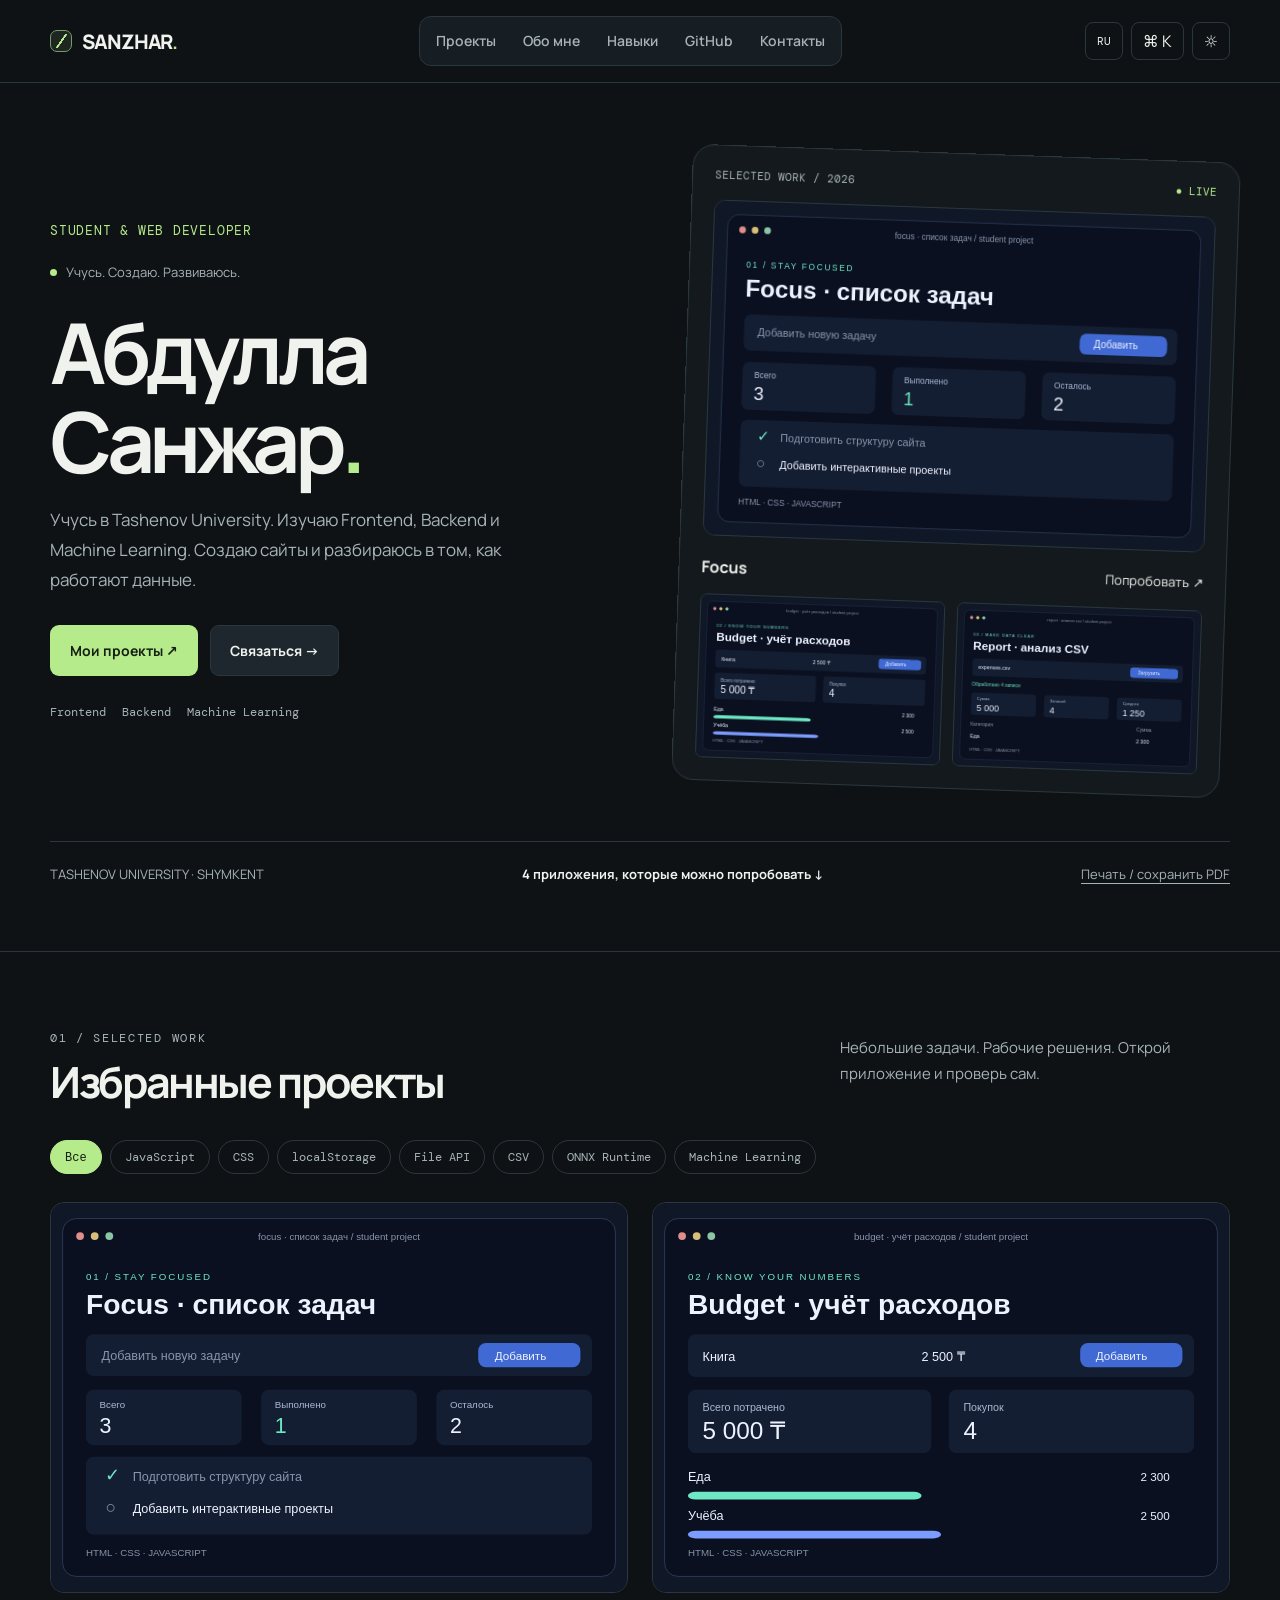
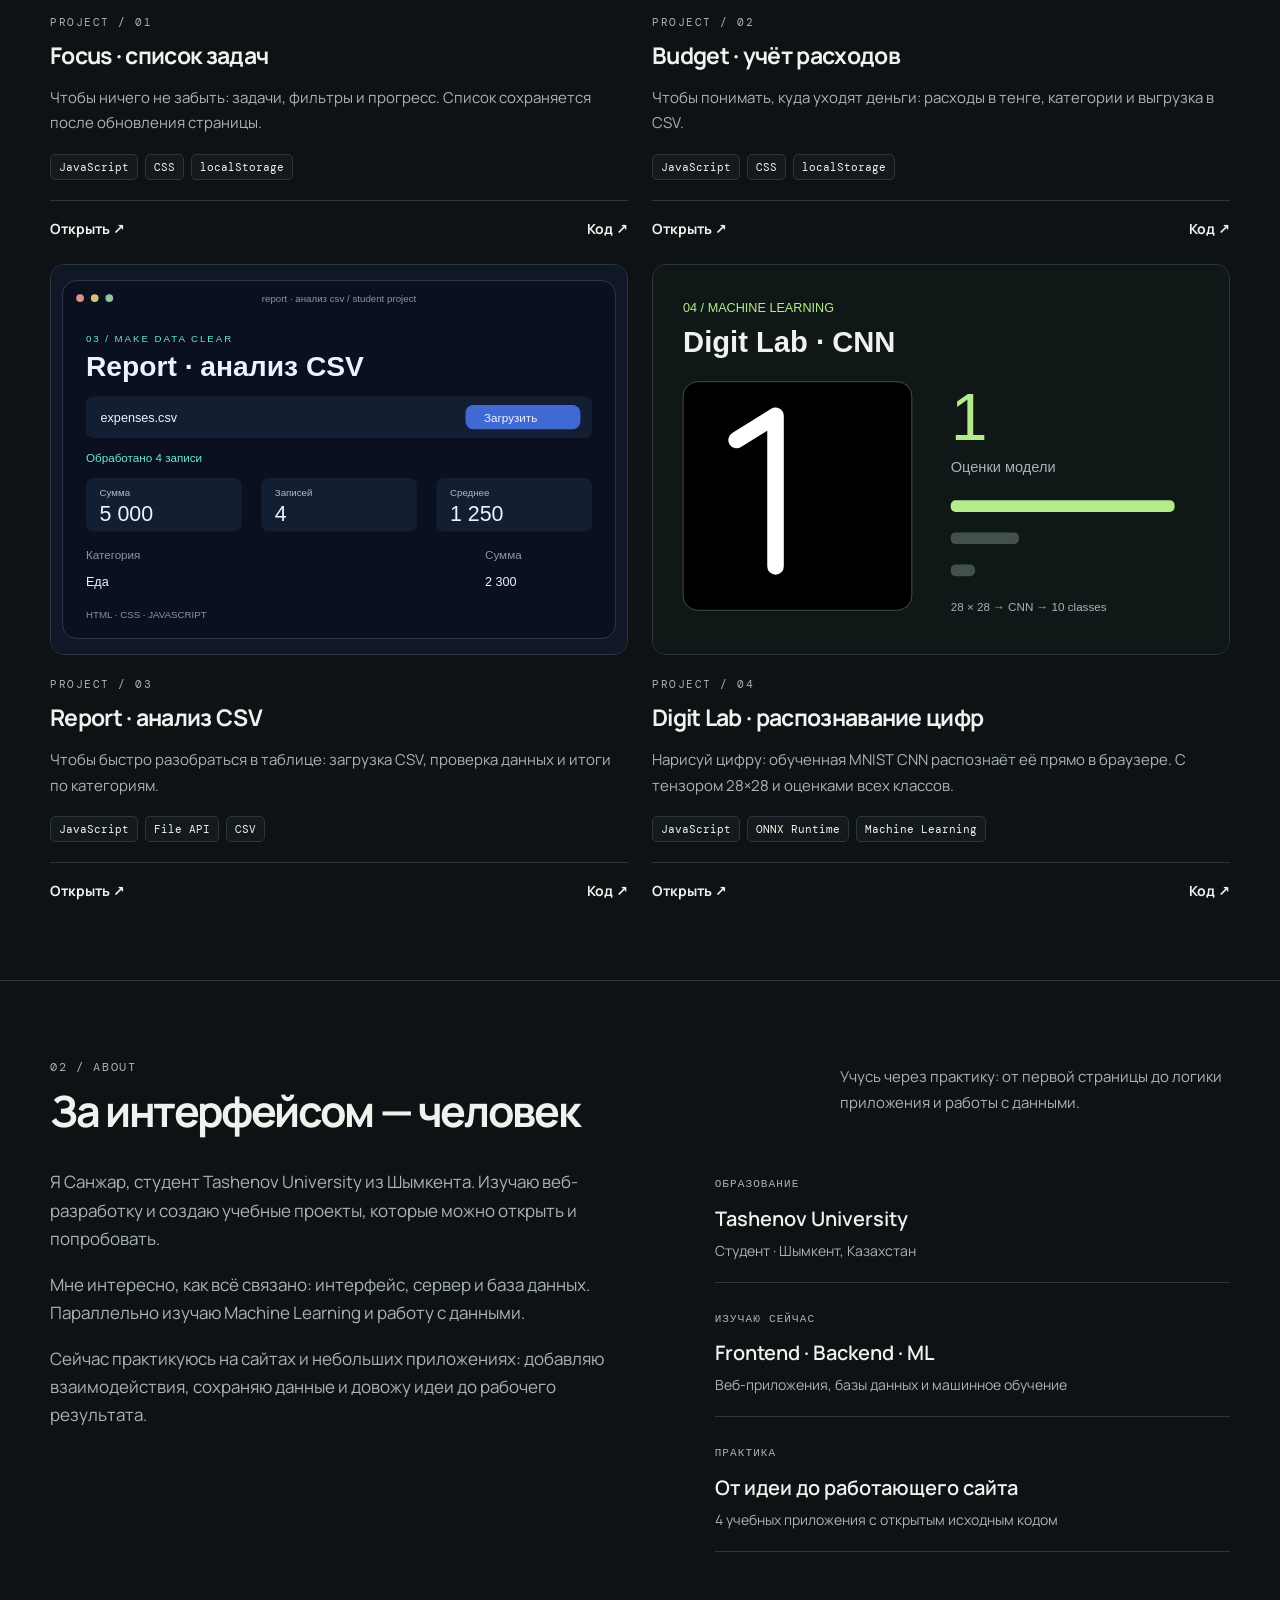
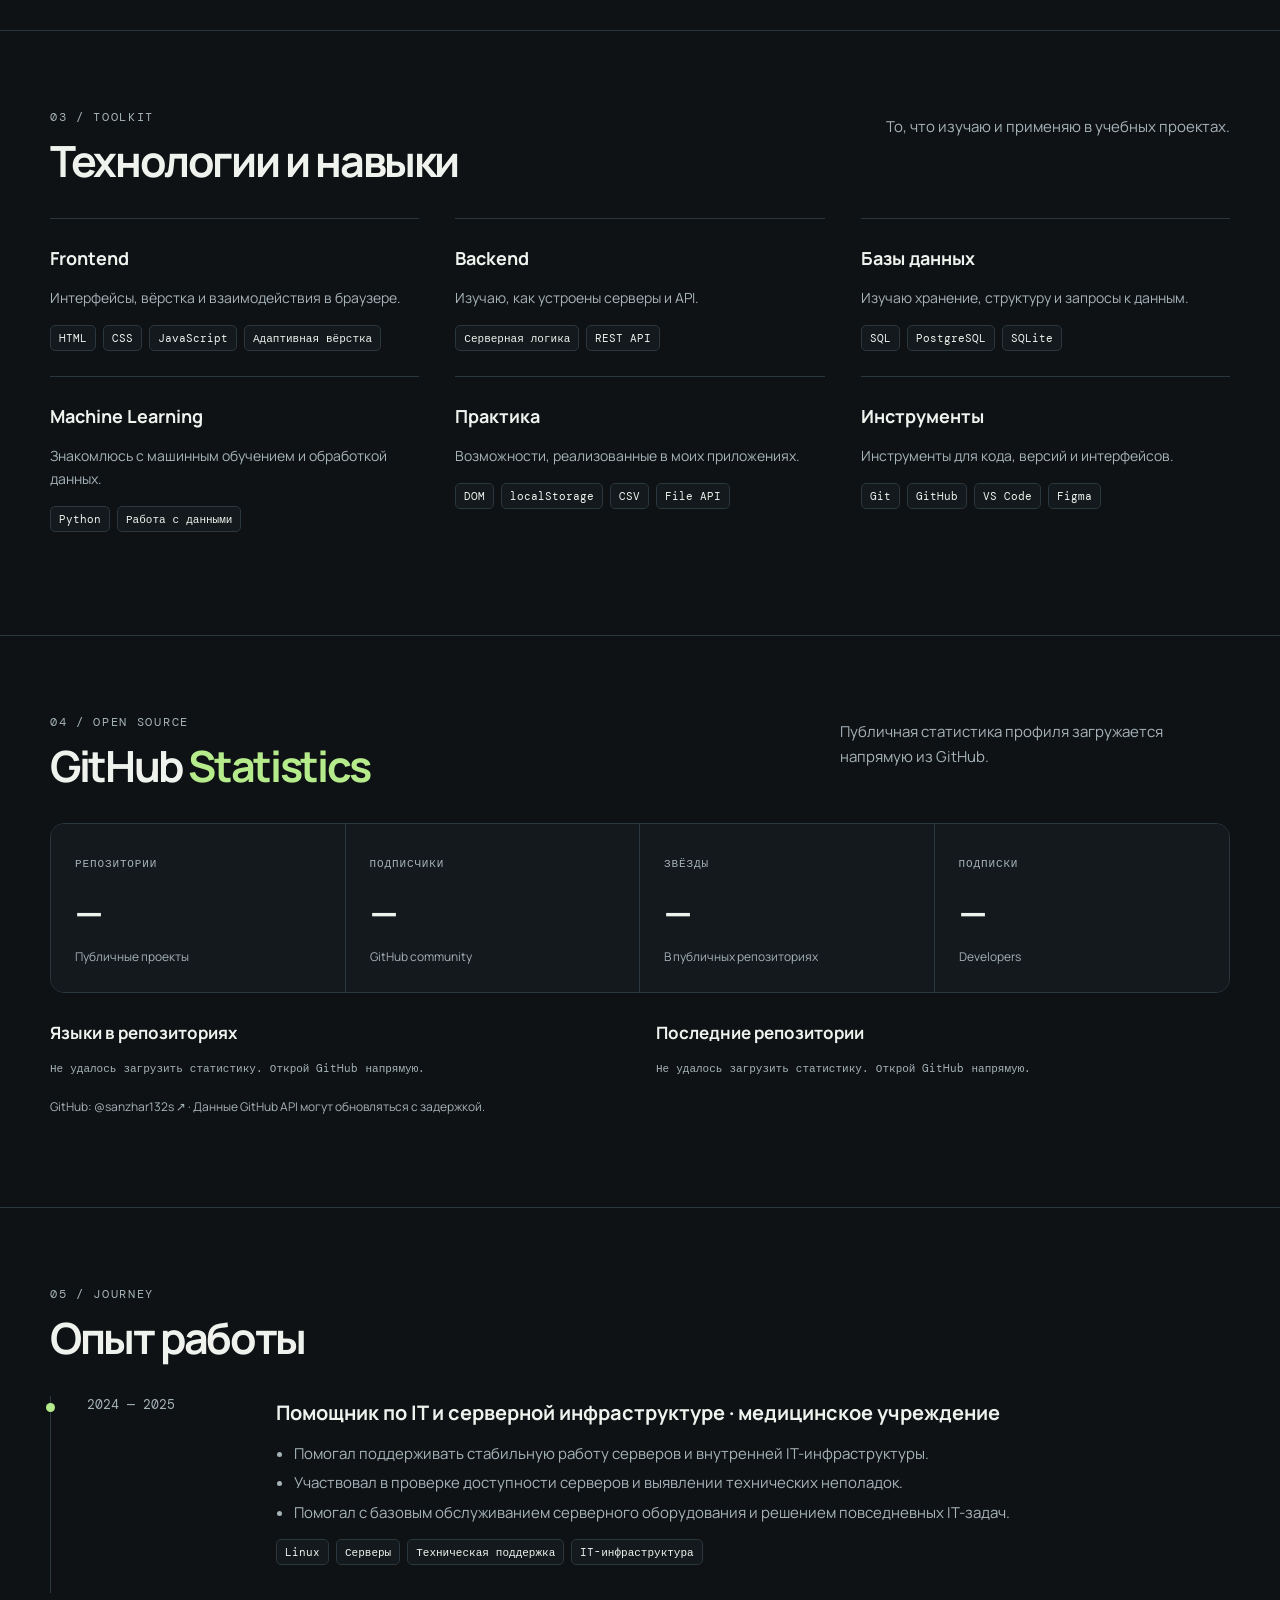
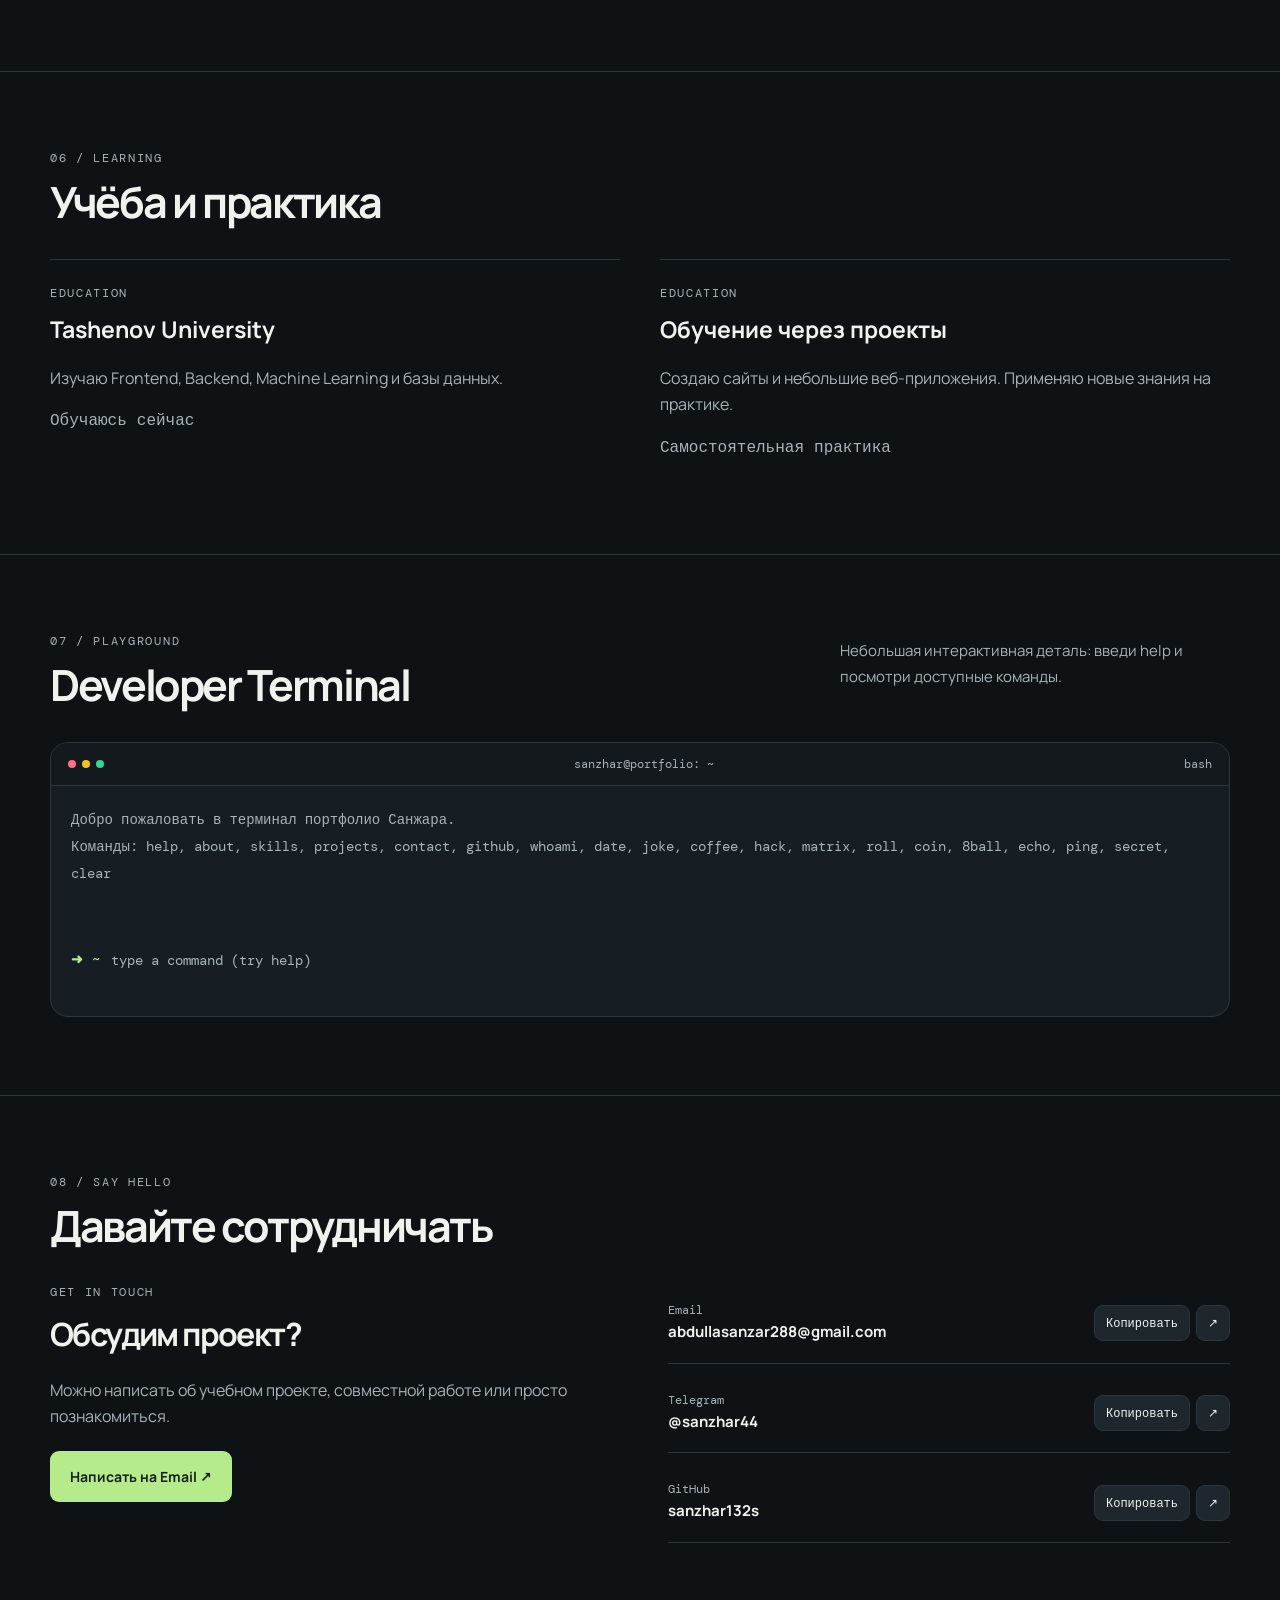
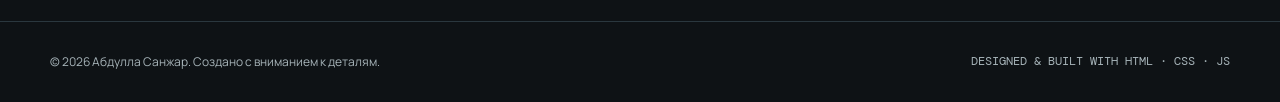
<file: index.html>
<!DOCTYPE html>
<html lang="ru" data-theme="dark">
<head>
<meta charset="UTF-8">
<meta name="viewport" content="width=device-width, initial-scale=1">
<meta name="theme-color" content="#0e1215">
<meta name="description" content="Портфолио и резюме Абдуллы Санжара — Frontend Developer.">
<meta property="og:type" content="website">
<meta property="og:title" content="Абдулла Санжар — Developer Portfolio">
<meta property="og:description" content="Портфолио, навыки, проекты и контакты Абдуллы Санжара.">
<title>Абдулла Санжар — Developer Portfolio</title>
<link rel="preconnect" href="https://fonts.googleapis.com">
<link rel="preconnect" href="https://fonts.gstatic.com" crossorigin>
<style>
@import url('https://fonts.googleapis.com/css2?family=DM+Mono:wght@400;500&family=Manrope:wght@400;500;600;700;800&display=swap');
:root{color-scheme:dark;--bg:#080b14;--bg2:#0d1220;--panel:rgba(17,24,41,.78);--panel2:#121a2c;--text:#eef3ff;--muted:#98a5bd;--line:rgba(157,179,220,.14);--accent:#7c9cff;--accent2:#a78bfa;--cyan:#5eead4;--pink:#f0abfc;--good:#5eead4;--shadow:0 24px 80px rgba(0,0,0,.28);--radius:24px;--max:1160px;--mono:'DM Mono',monospace;--font:'Manrope',system-ui,sans-serif}
html[data-theme="light"]{color-scheme:light;--bg:#f3f6fc;--bg2:#eaf0fb;--panel:rgba(255,255,255,.82);--panel2:#fff;--text:#121a2b;--muted:#64718a;--line:rgba(35,55,95,.13);--accent:#4269e8;--accent2:#7957d5;--cyan:#087f78;--pink:#a33cae;--good:#087f78;--shadow:0 24px 70px rgba(48,67,110,.12)}
*{box-sizing:border-box}html{scroll-behavior:smooth;scroll-padding-top:100px}body{margin:0;background:var(--bg);color:var(--text);font:15px/1.7 var(--font);transition:background .3s,color .3s;overflow-x:hidden}body:before{content:"";position:fixed;inset:0;z-index:-2;pointer-events:none;background:radial-gradient(ellipse at 12% 8%,rgba(91,119,255,.17),transparent 35%),radial-gradient(ellipse at 88% 22%,rgba(167,139,250,.13),transparent 32%),radial-gradient(ellipse at 50% 90%,rgba(45,212,191,.08),transparent 38%)}a{color:inherit;text-decoration:none}button{font:inherit}.wrap{width:min(var(--max),calc(100% - 40px));margin:auto}.mono{font-family:var(--mono)}.muted{color:var(--muted)}.eyebrow{font:11px var(--mono);letter-spacing:.16em;text-transform:uppercase;color:var(--cyan)}.section{padding:76px 0}.section-head{display:flex;align-items:end;justify-content:space-between;gap:20px;margin-bottom:25px}.section-head h2{font-size:clamp(25px,4vw,38px);letter-spacing:-.055em;line-height:1.1;margin:7px 0 0}.section-head p{margin:0;color:var(--muted);max-width:420px;font-size:13px}.gradient{background:linear-gradient(110deg,var(--accent),var(--accent2) 55%,var(--cyan));-webkit-background-clip:text;background-clip:text;color:transparent}.panel{background:var(--panel);border:1px solid var(--line);border-radius:var(--radius);box-shadow:var(--shadow);backdrop-filter:blur(18px)}.top-progress{position:fixed;top:0;left:0;height:3px;width:0;background:linear-gradient(90deg,var(--accent),var(--accent2),var(--cyan));z-index:1000;box-shadow:0 0 16px var(--accent)}
/* header */
.header{position:sticky;top:0;z-index:100;background:color-mix(in srgb,var(--bg) 76%,transparent);backdrop-filter:blur(20px);border-bottom:1px solid var(--line)}.navrow{height:72px;display:flex;align-items:center;justify-content:space-between;gap:18px}.brand{font-weight:800;letter-spacing:-.05em;font-size:17px}.brand b{color:var(--cyan)}.navlinks{display:flex;align-items:center;gap:5px}.navlinks a{padding:9px 12px;color:var(--muted);font-size:12px;border-radius:10px;transition:.2s}.navlinks a:hover,.navlinks a.active{color:var(--text);background:var(--panel2)}.navtools{display:flex;align-items:center;gap:8px}.toolbtn,.langbtn{height:38px;border:1px solid var(--line);background:var(--panel);color:var(--text);border-radius:11px;padding:0 11px;cursor:pointer;transition:.2s}.toolbtn:hover,.langbtn:hover{border-color:var(--accent);transform:translateY(-2px)}.langbtn{font:11px var(--mono)}.mobile-menu{display:none}
/* hero */
.hero{padding:82px 0 42px;position:relative}.hero-grid{display:grid;grid-template-columns:1.45fr .75fr;gap:18px}.hero-main{padding:clamp(26px,5vw,54px);min-height:390px;position:relative;overflow:hidden;display:flex;flex-direction:column;justify-content:center}.hero-main:after{content:"</>";position:absolute;right:20px;bottom:-70px;font:250px var(--mono);font-weight:500;color:color-mix(in srgb,var(--accent) 8%,transparent);pointer-events:none}.availability{display:inline-flex;align-items:center;gap:9px;border:1px solid var(--line);border-radius:99px;padding:7px 12px;width:max-content;font:11px var(--mono);color:var(--muted);background:var(--panel2)}.pulse{width:7px;height:7px;border-radius:50%;background:var(--good);box-shadow:0 0 0 5px color-mix(in srgb,var(--good) 15%,transparent);animation:pulse 2s infinite}@keyframes pulse{50%{box-shadow:0 0 0 9px transparent;opacity:.65}}.hero h1{font-size:clamp(42px,7vw,76px);line-height:.99;letter-spacing:-.075em;margin:25px 0 13px;max-width:760px}.hero-role{font-size:clamp(17px,2.4vw,23px);font-weight:700;margin:0 0 14px}.type-line{color:var(--cyan);font-family:var(--mono);font-size:13px;min-height:24px}.cursor{display:inline-block;width:8px;height:16px;background:var(--cyan);vertical-align:middle;margin-left:4px;animation:blink .8s steps(2) infinite}@keyframes blink{50%{opacity:0}}.hero-desc{max-width:590px;color:var(--muted);font-size:14px;margin:14px 0 0}.hero-actions{display:flex;gap:10px;flex-wrap:wrap;margin-top:27px}.btn{display:inline-flex;align-items:center;justify-content:center;gap:9px;padding:11px 16px;border-radius:12px;border:1px solid var(--line);background:var(--panel2);color:var(--text);font-size:12px;font-weight:700;cursor:pointer;transition:.22s}.btn:hover{transform:translateY(-3px);border-color:var(--accent);box-shadow:0 10px 30px rgba(70,100,220,.18)}.btn.primary{background:linear-gradient(110deg,var(--accent),var(--accent2));border-color:transparent;color:white}.hero-side{display:grid;grid-template-rows:1fr 1fr;gap:18px}.profile-card{padding:24px;display:flex;flex-direction:column;justify-content:space-between;min-height:185px;position:relative;overflow:hidden}.profile-card:after{content:"";position:absolute;width:170px;height:170px;border-radius:50%;right:-60px;top:-65px;background:radial-gradient(circle,rgba(124,156,255,.23),transparent 70%)}.avatar{width:58px;height:58px;border-radius:18px;display:grid;place-items:center;background:linear-gradient(140deg,var(--accent),var(--accent2));font-size:23px;font-weight:800;color:white;box-shadow:0 12px 30px rgba(90,110,230,.3)}.profile-name{font-size:17px;font-weight:800;margin-top:15px}.profile-meta{font:11px var(--mono);color:var(--muted)}.mini-stat{padding:22px;display:flex;flex-direction:column;justify-content:space-between}.mini-stat strong{font-size:34px;letter-spacing:-.06em}.mini-stat span{color:var(--muted);font-size:12px}.hero-foot{display:flex;gap:8px;flex-wrap:wrap;margin-top:18px}.chip{font:10px var(--mono);padding:7px 10px;border:1px solid var(--line);border-radius:99px;color:var(--muted);background:var(--panel)}
/* bento */
.bento{display:grid;grid-template-columns:1.1fr .9fr .9fr;gap:16px}.about-card{padding:27px;grid-row:span 2}.about-card p{color:var(--muted);font-size:13px}.fact-list{display:grid;gap:10px;margin-top:23px}.fact{display:flex;justify-content:space-between;gap:15px;border-bottom:1px solid var(--line);padding-bottom:9px;font-size:12px}.fact span:first-child{color:var(--muted)}.fact strong{text-align:right}.metric-card{padding:23px;min-height:140px;display:flex;flex-direction:column;justify-content:space-between}.metric-card .metric{font-size:34px;font-weight:800;letter-spacing:-.07em}.metric-card p{font-size:11px;color:var(--muted);margin:0}.metric-icon{font-size:18px;color:var(--cyan)}.skills-grid{display:grid;grid-template-columns:repeat(3,1fr);gap:16px}.skill-card{padding:22px}.skill-card h3{font-size:14px;margin:0 0 15px}.skill-tags{display:flex;gap:7px;flex-wrap:wrap}.tag{padding:6px 10px;border-radius:9px;background:color-mix(in srgb,var(--accent) 10%,var(--panel2));border:1px solid color-mix(in srgb,var(--accent) 18%,var(--line));font:10px var(--mono);color:var(--text)}.skill-level{margin-top:14px}.level-head{display:flex;justify-content:space-between;font-size:11px;margin-bottom:6px}.level-head span:last-child{color:var(--muted);font-family:var(--mono)}.track{height:5px;border-radius:9px;background:var(--line);overflow:hidden}.track i{display:block;height:100%;width:var(--w);background:linear-gradient(90deg,var(--accent),var(--cyan));border-radius:9px}
/* github */
.github-grid{display:grid;grid-template-columns:repeat(4,1fr);gap:14px}.gh-card{padding:21px;min-height:125px}.gh-card small{color:var(--muted);font:10px var(--mono);text-transform:uppercase;letter-spacing:.08em}.gh-card strong{display:block;font-size:32px;letter-spacing:-.06em;margin-top:8px}.gh-card em{font-style:normal;color:var(--cyan);font-size:11px}.github-bottom{display:grid;grid-template-columns:1fr 1fr;gap:14px;margin-top:14px}.gh-panel{padding:22px}.gh-panel h3{font-size:13px;margin:0 0 14px}.language-row{display:flex;justify-content:space-between;gap:10px;font-size:11px;margin:9px 0}.language-row span:last-child{font-family:var(--mono);color:var(--muted)}.langbar{display:flex;height:8px;overflow:hidden;border-radius:99px;background:var(--line);margin-top:12px}.langbar i{display:block;height:100%}.repo-list{display:grid;gap:9px}.repo-item{display:flex;justify-content:space-between;gap:12px;font-size:11px;padding-bottom:9px;border-bottom:1px solid var(--line)}.repo-item:last-child{border:0;padding:0}.repo-item a{font-weight:700}.repo-item span{color:var(--muted);white-space:nowrap}.api-note{font-size:10px;color:var(--muted);margin-top:12px}.loading{color:var(--muted);font:11px var(--mono)}
/* projects */
.filters{display:flex;gap:7px;flex-wrap:wrap;margin-bottom:18px}.filter{border:1px solid var(--line);background:var(--panel);color:var(--muted);padding:8px 13px;border-radius:99px;font:10px var(--mono);cursor:pointer}.filter.active,.filter:hover{background:var(--accent);color:white;border-color:var(--accent)}.project-grid{display:grid;grid-template-columns:repeat(3,1fr);gap:15px}.project-card{padding:22px;min-height:230px;display:flex;flex-direction:column;transition:.25s}.project-card:hover{transform:translateY(-5px);border-color:color-mix(in srgb,var(--accent) 55%,var(--line))}.project-top{display:flex;justify-content:space-between;align-items:center}.project-symbol{width:39px;height:39px;border-radius:12px;display:grid;place-items:center;background:linear-gradient(140deg,color-mix(in srgb,var(--accent) 22%,transparent),color-mix(in srgb,var(--accent2) 18%,transparent));font:16px var(--mono);color:var(--cyan)}.project-card h3{font-size:16px;margin:18px 0 7px}.project-card p{font-size:12px;color:var(--muted);margin:0 0 15px}.project-card .skill-tags{margin-top:auto}.project-links{display:flex;gap:15px;margin-top:17px;font-size:11px;font-weight:700}.project-links a{color:var(--cyan)}.project-links a:hover{text-decoration:underline}.empty{padding:30px;text-align:center;color:var(--muted);grid-column:1/-1}
/* timeline / education / terminal */
.timeline{display:grid;gap:13px}.timeline-card{padding:23px;display:grid;grid-template-columns:190px 1fr;gap:25px}.timeline-date{font:11px var(--mono);color:var(--cyan)}.timeline-card h3{font-size:15px;margin:0 0 4px}.timeline-card ul{padding-left:18px;color:var(--muted);font-size:12px;margin:13px 0}.timeline-card li{margin:5px 0}.edu-grid{display:grid;grid-template-columns:repeat(2,1fr);gap:14px}.edu-card{padding:22px}.edu-card h3{font-size:14px;margin:0 0 8px}.edu-card p{font-size:12px;color:var(--muted)}.terminal{overflow:hidden}.terminal-head{padding:13px 17px;border-bottom:1px solid var(--line);display:flex;align-items:center;justify-content:space-between}.dots{display:flex;gap:6px}.dots i{width:8px;height:8px;border-radius:50%;background:#fb7185}.dots i:nth-child(2){background:#fbbf24}.dots i:nth-child(3){background:#34d399}.terminal-title{font:10px var(--mono);color:var(--muted)}.terminal-body{padding:20px;min-height:230px;font:12px/1.9 var(--mono);color:var(--muted)}.terminal-output{white-space:pre-wrap;min-height:140px}.terminal-line{display:flex;gap:9px;align-items:center}.terminal-line b{color:var(--cyan)}.terminal-line input{background:transparent;border:0;outline:0;color:var(--text);font:12px var(--mono);width:100%}.terminal-line input::placeholder{color:var(--muted)}.command{color:var(--cyan)}
/* contact/footer */
.contact-grid{display:grid;grid-template-columns:1fr 1fr;gap:15px}.contact-intro{padding:28px}.contact-intro h3{font-size:24px;letter-spacing:-.05em;margin:8px 0}.contact-intro p{font-size:12px;color:var(--muted)}.contact-list{display:grid;gap:10px}.contact-item{padding:16px 18px;display:flex;align-items:center;justify-content:space-between;gap:12px}.contact-item small{display:block;color:var(--muted);font:10px var(--mono)}.contact-item strong{font-size:12px;overflow-wrap:anywhere}.copy-btn{border:1px solid var(--line);background:var(--panel2);color:var(--text);border-radius:9px;padding:8px 10px;cursor:pointer;font:10px var(--mono);flex:none}.copy-btn:hover{border-color:var(--cyan);color:var(--cyan)}footer{padding:25px 0;border-top:1px solid var(--line);color:var(--muted);font-size:10px}.footer-row{display:flex;justify-content:space-between;gap:15px;flex-wrap:wrap}
/* command palette */
.palette-backdrop{position:fixed;inset:0;background:rgba(0,0,0,.58);backdrop-filter:blur(8px);z-index:500;display:none;align-items:flex-start;justify-content:center;padding:15vh 18px 20px}.palette-backdrop.open{display:flex}.palette{width:min(560px,100%);overflow:hidden;background:var(--panel2);border:1px solid var(--line);border-radius:18px;box-shadow:0 30px 100px rgba(0,0,0,.4)}.palette-search{width:100%;padding:19px 20px;border:0;border-bottom:1px solid var(--line);outline:0;background:transparent;color:var(--text);font:13px var(--font)}.palette-items{padding:9px;max-height:330px;overflow:auto}.palette-item{width:100%;display:flex;justify-content:space-between;padding:12px;border:0;border-radius:10px;background:transparent;color:var(--text);text-align:left;cursor:pointer;font-size:12px}.palette-item:hover{background:var(--panel)}.palette-item span:last-child{color:var(--muted);font:10px var(--mono)}.palette-help{padding:10px 15px;border-top:1px solid var(--line);font:10px var(--mono);color:var(--muted)}.toast{position:fixed;bottom:22px;left:50%;transform:translate(-50%,20px);opacity:0;pointer-events:none;background:var(--panel2);border:1px solid var(--line);padding:11px 16px;border-radius:12px;box-shadow:var(--shadow);font-size:11px;z-index:700;transition:.25s}.toast.show{opacity:1;transform:translate(-50%,0)}.backtop{position:fixed;right:22px;bottom:22px;width:42px;height:42px;border:1px solid var(--line);border-radius:13px;background:var(--panel);color:var(--text);cursor:pointer;opacity:0;pointer-events:none;transform:translateY(10px);transition:.2s;z-index:90}.backtop.show{opacity:1;pointer-events:auto;transform:none}
.reveal{opacity:0;transform:translateY(18px);transition:opacity .65s ease,transform .65s ease}.reveal.visible{opacity:1;transform:none}
@media(max-width:900px){.navlinks{display:none}.mobile-menu{display:inline-flex}.hero-grid{grid-template-columns:1fr}.hero-side{grid-template-columns:1fr 1fr;grid-template-rows:1fr}.bento{grid-template-columns:1fr 1fr}.about-card{grid-row:span 2}.skills-grid{grid-template-columns:repeat(2,1fr)}.project-grid{grid-template-columns:repeat(2,1fr)}}
@media(max-width:620px){.wrap{width:min(100% - 28px,var(--max))}.navrow{height:64px}.hero{padding-top:42px}.hero-main{min-height:380px;padding:25px}.hero h1{font-size:49px}.hero-side{gap:10px}.profile-card,.mini-stat{padding:17px;min-height:150px}.section{padding:54px 0}.section-head{display:block}.section-head p{margin-top:10px}.bento,.skills-grid,.github-grid,.github-bottom,.project-grid,.edu-grid,.contact-grid{grid-template-columns:1fr 1fr}.about-card{grid-column:1/-1;grid-row:auto}.metric-card{min-height:125px}.timeline-card{grid-template-columns:1fr;gap:8px}.contact-intro{grid-column:1/-1}.contact-list{grid-column:1/-1}.github-grid .gh-card{min-height:110px}.github-grid .gh-card strong{font-size:27px}}
@media(max-width:420px){.bento,.skills-grid,.github-grid,.github-bottom,.project-grid,.edu-grid{grid-template-columns:1fr}.hero-side{grid-template-columns:1fr 1fr}.hero h1{font-size:42px}.navtools{gap:5px}.toolbtn,.langbtn{height:35px;padding:0 9px}.contact-item{padding:13px}.section-head h2{font-size:27px}}
@media(prefers-reduced-motion:reduce){*,*:before,*:after{scroll-behavior:auto!important;animation:none!important;transition:none!important}.reveal{opacity:1;transform:none}}
@media print{ @page{size:A4;margin:12mm}html,body{background:#fff!important;color:#111!important;font-size:9pt}body:before,.header,.top-progress,.hero-actions,.hero-foot,.backtop,.terminal,.palette-backdrop,.toast,.filters,.copy-btn{display:none!important}.wrap{width:100%;max-width:none}.section{padding:18px 0;break-inside:avoid}.hero{padding:0 0 15px}.hero-grid{display:block}.hero-main,.profile-card,.mini-stat,.panel{background:#fff!important;color:#111!important;box-shadow:none!important;border:1px solid #ccc!important;backdrop-filter:none!important}.hero-main{min-height:0;padding:15px}.hero h1{font-size:28pt;margin:10px 0}.hero-desc,.muted,.about-card p,.project-card p,.timeline-card ul,.edu-card p,.contact-intro p{color:#333!important}.hero-side{display:none}.bento,.skills-grid,.github-grid,.github-bottom,.project-grid,.edu-grid,.contact-grid{grid-template-columns:repeat(2,1fr)}.about-card{grid-row:auto}.metric-card{min-height:80px}.metric-card .metric,.gh-card strong{font-size:18pt}.project-card,.timeline-card,.edu-card,.skill-card,.gh-card,.contact-item{break-inside:avoid;padding:10px}.section-head{margin-bottom:12px}.section-head h2{font-size:17pt}.reveal{opacity:1!important;transform:none!important}a{color:#111!important;text-decoration:none}.tag,.chip{border:1px solid #ccc;color:#111!important;background:#fff!important}footer{padding:10px 0;color:#333!important}}
</style>
<link rel="stylesheet" href="portfolio.css?v=6">
<style>@media(min-width:701px){.project-grid{grid-template-columns:repeat(2,1fr)}}</style><link rel="stylesheet" href="motion.css?v=3"></head>
<body>
<div class="top-progress" id="progress"></div>
<a class="skip-link" href="#top" data-i18n="skip">Перейти к содержимому</a>
<header class="header"><div class="wrap navrow">
  <a class="brand" href="#top">SANZHAR<b>.</b></a>
  <nav class="navlinks" id="navlinks"><a href="#projects" data-i18n="navProjects">Проекты</a><a href="#about" data-i18n="navAbout">Обо мне</a><a href="#skills" data-i18n="navSkills">Навыки</a><a href="#github">GitHub</a><a href="#contacts" data-i18n="navContacts">Контакты</a></nav>
  <div class="navtools"><button class="langbtn" id="langBtn" title="Change language">RU</button><button class="toolbtn" id="paletteBtn" title="Command palette (Ctrl+K)">⌘ K</button><button class="toolbtn" id="themeBtn" aria-label="Toggle theme">☼</button><button class="toolbtn mobile-menu" id="menuBtn" aria-label="Open navigation">☰</button></div>
</div></header>
<main id="top" tabindex="-1">
<section class="hero"><div class="wrap"><div class="hero-grid"><div class="hero-main"><p class="hero-role">STUDENT & WEB DEVELOPER</p><div class="availability"><i class="pulse"></i><span data-i18n="status">Учусь. Создаю. Развиваюсь.</span></div><h1>Абдулла<br><span>Санжар<span style="color:var(--accent)">.</span></span></h1><p class="hero-desc" data-i18n="summary">Учусь в Tashenov University. Изучаю Frontend, Backend и Machine Learning. Создаю сайты и разбираюсь в том, как работают данные.</p><div class="hero-actions"><a class="btn primary" href="#projects" data-i18n="viewProjects">Мои проекты ↗</a><a class="btn" href="#contacts" data-i18n="contactMe">Связаться →</a></div><div class="hero-foot"><span class="chip">Frontend</span><span class="chip">Backend</span><span class="chip">Machine Learning</span></div></div><aside class="hero-showcase" aria-label="Превью учебных приложений"><div class="showcase-top"><span>SELECTED WORK / 2026</span><span>● LIVE</span></div><a href="projects/tasks/index.html" aria-label="Открыть Focus"><img class="hero-preview" fetchpriority="high" src="projects/previews/tasks.svg" alt="Превью Focus: список задач и прогресс" width="600" height="400"></a><div class="showcase-bottom"><strong>Focus</strong><a href="projects/tasks/index.html" data-i18n="tryProject">Попробовать ↗</a></div><div class="showcase-mini"><a href="projects/budget/index.html" aria-label="Открыть Budget"><img src="projects/previews/budget.svg" alt="Превью учёта расходов Budget" width="600" height="400"></a><a href="projects/report/index.html" aria-label="Открыть Report"><img src="projects/previews/report.svg" alt="Превью анализа CSV в Report" width="600" height="400"></a></div></aside></div><div class="hero-note"><span>TASHENOV UNIVERSITY · SHYMKENT</span><a href="#projects" data-i18n="heroNote">4 приложения, которые можно попробовать ↓</a><button class="print-link" onclick="window.print()" data-i18n="downloadPdf">Печать / сохранить PDF</button></div></div></section>
<section class="section" id="projects"><div class="wrap"><div class="section-head"><div><div class="eyebrow">01 / SELECTED WORK</div><h2 data-i18n="projectsTitle">Избранные проекты</h2></div><p data-i18n="projectsLead">Три учебных приложения: задачи, расходы и анализ CSV. Открой демо и попробуй.</p></div><div class="filters" id="projectFilters"></div><div class="project-grid" id="projectGrid"></div></div></section>
<section class="section" id="about"><div class="wrap"><div class="section-head"><div><div class="eyebrow">02 / ABOUT</div><h2 data-i18n="aboutTitle">За интерфейсом — человек</h2></div><p data-i18n="aboutLead">Учусь через практику: от первой страницы до логики приложения и работы с данными.</p></div><div class="about-layout"><div class="about-copy"><p data-i18n="about1">Я Санжар, студент Tashenov University из Шымкента. Изучаю веб-разработку и создаю учебные проекты, которые можно открыть и попробовать.</p><p data-i18n="about2">Мне интересно, как всё связано: интерфейс, сервер и база данных. Параллельно изучаю Machine Learning и работу с данными.</p><p data-i18n="about3">Сейчас практикуюсь на сайтах и небольших приложениях: добавляю взаимодействия, сохраняю данные и довожу идеи до рабочего результата.</p></div><div class="about-details"><div class="detail"><small data-i18n="educationLabel">Образование</small><strong>Tashenov University</strong><p data-i18n="studentLabel">Студент · Шымкент, Казахстан</p></div><div class="detail"><small data-i18n="learningLabel">Изучаю сейчас</small><strong>Frontend · Backend · ML</strong><p data-i18n="learningDetail">Веб-приложения, базы данных и машинное обучение</p></div><div class="detail"><small data-i18n="practiceLabel">Практика</small><strong data-i18n="practiceTitle">От идеи до работающего сайта</strong><p data-i18n="practiceDetail">4 учебных приложения с открытым исходным кодом</p></div></div></div></div></section>
<section class="section" id="skills"><div class="wrap"><div class="section-head"><div><div class="eyebrow">03 / TOOLKIT</div><h2 data-i18n="skillsTitle">Технологии и навыки</h2></div><p data-i18n="skillsLead">Инструменты, с которыми работаю и развиваюсь.</p></div><div class="skills-grid" id="skillsGrid"></div></div></section>
<section class="section" id="github"><div class="wrap"><div class="section-head"><div><div class="eyebrow">04 / OPEN SOURCE</div><h2>GitHub <span class="gradient">Statistics</span></h2></div><p data-i18n="githubLead">Публичная статистика профиля загружается напрямую из GitHub.</p></div>
<div class="github-grid"><div class="gh-card panel"><small data-i18n="repositories">Repositories</small><strong id="ghRepos">—</strong><em data-i18n="publicRepos">Public repositories</em></div><div class="gh-card panel"><small data-i18n="followers">Followers</small><strong id="ghFollowers">—</strong><em>GitHub community</em></div><div class="gh-card panel"><small data-i18n="stars">Total stars</small><strong id="ghStars">—</strong><em data-i18n="acrossRepos">Across public repos</em></div><div class="gh-card panel"><small data-i18n="following">Following</small><strong id="ghFollowing">—</strong><em>Developers</em></div></div>
<div class="github-bottom"><div class="gh-panel panel"><h3 data-i18n="languagesTitle">Языки в репозиториях</h3><div id="ghLanguages" class="loading">Loading GitHub data…</div></div><div class="gh-panel panel"><h3 data-i18n="latestRepos">Последние репозитории</h3><div id="ghRepoList" class="repo-list loading">Loading…</div></div></div><p class="api-note">GitHub: <a href="https://github.com/sanzhar132s" target="_blank" rel="noopener">@sanzhar132s ↗</a> · <span data-i18n="githubNote">Данные GitHub API могут обновляться с задержкой.</span></p>
</div></section>

<section class="section" id="experience"><div class="wrap"><div class="section-head"><div><div class="eyebrow">05 / JOURNEY</div><h2 data-i18n="experienceTitle">Опыт работы</h2></div></div><div class="timeline" id="experienceList"></div></div></section>
<section class="section" id="education"><div class="wrap"><div class="section-head"><div><div class="eyebrow">06 / LEARNING</div><h2 data-i18n="educationTitle">Образование и сертификаты</h2></div></div><div class="edu-grid" id="educationList"></div></div></section>
<section class="section" id="terminal"><div class="wrap"><div class="section-head"><div><div class="eyebrow">07 / PLAYGROUND</div><h2 data-i18n="terminalTitle">Developer <span class="gradient">Terminal</span></h2></div><p data-i18n="terminalLead">Попробуй команды, чтобы быстро изучить это портфолио.</p></div><div class="terminal panel"><div class="terminal-head"><div class="dots"><i></i><i></i><i></i></div><div class="terminal-title">sanzhar@portfolio: ~</div><span class="terminal-title">bash</span></div><div class="terminal-body"><div class="terminal-output" id="terminalOutput" role="log" aria-label="Вывод терминала">Welcome to Sanzhar's portfolio terminal.
Type <span class="command">help</span> to see available commands.</div><form class="terminal-line" id="terminalForm"><b>➜</b><span class="command">~</span><input aria-label="Команда терминала" id="terminalInput" name="command" autocomplete="off" spellcheck="false" placeholder="type a command (try help)"></form></div></div></div></section>
<section class="section" id="contacts"><div class="wrap"><div class="section-head"><div><div class="eyebrow">08 / SAY HELLO</div><h2 data-i18n="contactTitle">Давайте <span class="gradient">сотрудничать</span></h2></div></div><div class="contact-grid"><div class="contact-intro panel"><div class="eyebrow">GET IN TOUCH</div><h3 data-i18n="contactHeadline">Есть идея или предложение?</h3><p data-i18n="contactText">Напиши мне удобным способом. Буду рад обсудить интересные проекты и возможности.</p><div style="margin-top:22px"><a class="btn primary" href="mailto:abdullasanzar288@gmail.com" data-i18n="sendEmail">Написать на Email ↗</a></div></div><div class="contact-list" id="contactList"></div></div></div></section>
</main>
<footer><div class="wrap footer-row"><span>© <span id="year"></span> Абдулла Санжар. <span data-i18n="rights">Создано с вниманием к деталям.</span></span><span class="mono">DESIGNED & BUILT WITH HTML · CSS · JS</span></div></footer>
<button class="backtop" id="backtop" inert tabindex="-1" aria-label="Back to top">↑</button>
<dialog class="palette-dialog" id="paletteBackdrop" aria-label="Меню команд"><div class="palette"><input class="palette-search" id="paletteSearch" aria-label="Поиск команд" placeholder="Search commands…  (Esc to close)" autocomplete="off"><div class="palette-items" id="paletteItems"></div><div class="palette-help">TAB SELECT　↵ OPEN　ESC CLOSE</div></div></dialog><div class="toast" id="toast" role="status"></div>
<script>
/* Данные резюме. Существующие данные и контакты сохранены из исходного файла. */
const resume={
 name:'Абдулла Санжар',role:'Frontend Developer',level:'Student',github:'sanzhar132s',
 summary:'Создаю быстрые и аккуратные интерфейсы. Использую Python, Go и Bash, чтобы автоматизировать рутину и связывать фронтенд с сервисами.',
 about:['Frontend-разработчик уровня Middle из Шымкента. Делаю адаптивные интерфейсы, которые удобно использовать и легко поддерживать.','Помимо фронтенда пишу скрипты и небольшие сервисы на Python и Go, автоматизирую задачи на Bash.','Люблю понятный код, чёткие договорённости в команде и измеримый результат.'],
 facts:[['Город','Шымкент, Казахстан'],['Формат работы','Удалённо'],['Английский','B2'],['Русский','Родной']],
 skills:[{group:'Frontend',items:['HTML','CSS','JavaScript','Адаптивная вёрстка']},{group:'Backend',items:['Серверная логика','REST API']},{group:'Базы данных',items:['SQL','PostgreSQL','SQLite']},{group:'Machine Learning',items:['Python','Работа с данными']},{group:'Практика',items:['DOM','localStorage','CSV','File API']},{group:'Инструменты',items:['Git','GitHub','VS Code','Figma']}],
 experience:[{company:'',position:'Помощник по IT и серверной инфраструктуре · медицинское учреждение',period:'2024 — 2025',achievements:['Помогал поддерживать стабильную работу серверов и внутренней IT-инфраструктуры.','Участвовал в проверке доступности серверов и выявлении технических неполадок.','Помогал с базовым обслуживанием серверного оборудования и решением повседневных IT-задач.'],stack:['Linux','Серверы','Техническая поддержка','IT-инфраструктура']}],
 projects:[{title:'Focus — список задач',text:'Добавление, выполнение и фильтрация задач. Сохранение списка в браузере.',stack:['JavaScript','CSS','localStorage'],demo:'projects/tasks/index.html',repo:'https://github.com/sanzhar132s/student-portfolio/tree/main/projects/tasks'},{title:'Budget — учёт расходов',text:'Расходы в тенге, итоги по категориям, средний расход и экспорт CSV.',stack:['JavaScript','CSS','localStorage'],demo:'projects/budget/index.html',repo:'https://github.com/sanzhar132s/student-portfolio/tree/main/projects/budget'},{title:'Report — анализ CSV',text:'Загрузка CSV, проверка данных, расчёт суммы и группировка по категориям.',stack:['JavaScript','File API','CSV'],demo:'projects/report/index.html',repo:'https://github.com/sanzhar132s/student-portfolio/tree/main/projects/report'}],
 education:[{title:'Tashenov University',text:'Обучаюсь в университете. Изучаю Frontend, Backend, Machine Learning и базы данных.',period:'Обучаюсь сейчас'},{title:'Практика через проекты',text:'Создаю сайты и небольшие веб-приложения. Применяю работу с данными на практике.',period:'Самостоятельное обучение'}],
 contacts:{email:'abdullasanzar288@gmail.com',telegram:'https://t.me/sanzhar44',github:'https://github.com/sanzhar132s',linkedin:'https://www.linkedin.com/in/your-profile'}
};
const translations={
 ru:{navAbout:'Обо мне',navSkills:'Навыки',navProjects:'Проекты',navExperience:'Опыт',navContacts:'Контакты',status:'Открыт к предложениям',summary:resume.summary,viewProjects:'Смотреть проекты ↗',contactMe:'Связаться →',downloadPdf:'↓ Скачать PDF',focus:'CURRENT FOCUS',focusText:'Интерфейсы · Автоматизация · API',aboutTitle:'Немного обо мне',aboutLead:'Код, продуманные интерфейсы и решения, которые приносят пользу.',whoAmI:'WHO AM I',about1:resume.about[0],about2:resume.about[1],about3:resume.about[2],city:'Город',workFormat:'Формат работы',remote:'Удалённо',english:'Английский',russian:'Русский',native:'Родной',metricProjects:'Персональное портфолио',metricLanguages:'Языка программирования в стеке',metricEnglish:'Уровень английского',metricMindset:'Интерес к новым технологиям',skillsTitle:'Технологии и навыки',skillsLead:'Инструменты, с которыми работаю и развиваюсь.',githubLead:'Публичная статистика профиля загружается напрямую из GitHub.',repositories:'Repositories',publicRepos:'Public repositories',followers:'Followers',stars:'Total stars',acrossRepos:'Across public repos',following:'Following',languagesTitle:'Языки в репозиториях',latestRepos:'Последние репозитории',githubNote:'Данные GitHub API могут обновляться с задержкой.',projectsTitle:'Избранные проекты',projectsLead:'Три учебных приложения: задачи, расходы и анализ CSV. Открой демо и попробуй.',all:'Все',experienceTitle:'Опыт работы',educationTitle:'Образование и сертификаты',terminalTitle:'Developer Terminal',terminalLead:'Попробуй команды, чтобы быстро изучить это портфолио.',contactTitle:'Давайте сотрудничать',contactHeadline:'Есть идея или предложение?',contactText:'Напиши мне удобным способом. Буду рад обсудить интересные проекты и возможности.',sendEmail:'Написать на Email ↗',rights:'Создано с вниманием к деталям.',copy:'Копировать',copied:'Скопировано!',demo:'Демо',repo:'Репозиторий',noProjects:'Проектов в этой категории пока нет.',githubError:'Не удалось загрузить статистику. Открой GitHub напрямую.',terminalWelcome:'Добро пожаловать в терминал портфолио Санжара.',terminalHelp:'Команды: help, about, skills, projects, contact, github, whoami, date, joke, coffee, hack, matrix, roll, coin, 8ball, echo, ping, secret, clear',terminalUnknown:'Неизвестная команда. Введи help.',focusWords:['Создаю веб-интерфейсы','Автоматизирую рутину','Изучаю новые технологии']},
 kk:{navAbout:'Мен туралы',navSkills:'Дағдылар',navProjects:'Жобалар',navExperience:'Тәжірибе',navContacts:'Байланыс',status:'Ұсыныстарға ашық',summary:'Жылдам әрі ұқыпты интерфейстер жасаймын. Python, Go және Bash көмегімен күнделікті жұмыстарды автоматтандырамын.',viewProjects:'Жобаларды көру ↗',contactMe:'Байланысу →',downloadPdf:'↓ PDF жүктеу',focus:'ҚАЗІРГІ БАҒЫТ',focusText:'Интерфейстер · Автоматтандыру · API',aboutTitle:'Өзім туралы',aboutLead:'Код, ойластырылған интерфейстер және пайдалы шешімдер.',whoAmI:'МЕН ТУРАЛЫ',about1:'Шымкент қаласынан шыққан Middle деңгейіндегі Frontend әзірлеуші. Қолдануға ыңғайлы және қолдауға жеңіл адаптивті интерфейстер жасаймын.',about2:'Frontend-тен бөлек Python және Go тілдерінде скрипттер мен шағын сервистер жазамын, Bash арқылы тапсырмаларды автоматтандырамын.',about3:'Түсінікті кодты, командадағы нақты келісімдерді және өлшенетін нәтижені бағалаймын.',city:'Қала',workFormat:'Жұмыс форматы',remote:'Қашықтан',english:'Ағылшын тілі',russian:'Орыс тілі',native:'Ана тілі',metricProjects:'Жеке портфолио',metricLanguages:'Стек ішіндегі бағдарламалау тілі',metricEnglish:'Ағылшын деңгейі',metricMindset:'Жаңа технологияларға қызығушылық',skillsTitle:'Технологиялар мен дағдылар',skillsLead:'Жұмыс істейтін және дамытатын құралдар.',githubLead:'Ашық профиль статистикасы GitHub арқылы жүктеледі.',repositories:'Репозиторийлер',publicRepos:'Ашық репозиторийлер',followers:'Жазылушылар',stars:'Жұлдызшалар',acrossRepos:'Барлық ашық жобаларда',following:'Жазылғандар',languagesTitle:'Репозиторий тілдері',latestRepos:'Соңғы репозиторийлер',githubNote:'GitHub API деректері кешігіп жаңаруы мүмкін.',projectsTitle:'Таңдаулы жобалар',projectsLead:'Үш оқу жобасы: тапсырмалар, шығындар және CSV талдауы.',all:'Барлығы',experienceTitle:'Жұмыс тәжірибесі',educationTitle:'Білім және сертификаттар',terminalTitle:'Әзірлеуші терминалы',terminalLead:'Портфолиомен танысу үшін командаларды қолданып көр.',contactTitle:'Бірге жұмыс істейік',contactHeadline:'Идеяңыз немесе ұсынысыңыз бар ма?',contactText:'Өзіңізге ыңғайлы тәсілмен жазыңыз. Қызықты жобалар мен мүмкіндіктерді талқылауға қуаныштымын.',sendEmail:'Email жазу ↗',rights:'Егжей-тегжейге мән беріліп жасалды.',copy:'Көшіру',copied:'Көшірілді!',demo:'Демо',repo:'Репозиторий',noProjects:'Бұл санатта әзірге жоба жоқ.',githubError:'Статистиканы жүктеу мүмкін болмады. GitHub профилін ашыңыз.',terminalWelcome:'Санжар портфолиосының терминалына қош келдіңіз.',terminalHelp:'Командалар: help, about, skills, projects, contact, github, whoami, date, joke, coffee, hack, matrix, roll, coin, 8ball, echo, ping, secret, clear',terminalUnknown:'Белгісіз команда. help енгізіңіз.',focusWords:['Веб-интерфейстер жасаймын','Күнделікті жұмысты автоматтандырамын','Жаңа технологияларды үйренемін']},
 en:{navAbout:'About',navSkills:'Skills',navProjects:'Projects',navExperience:'Experience',navContacts:'Contact',status:'Open to opportunities',summary:'I build fast, polished interfaces. I use Python, Go and Bash to automate routine tasks and connect frontend applications with services.',viewProjects:'Explore projects ↗',contactMe:'Get in touch →',downloadPdf:'↓ Download PDF',focus:'CURRENT FOCUS',focusText:'Interfaces · Automation · APIs',aboutTitle:'A little about me',aboutLead:'Thoughtful code, considered interfaces and useful solutions.',whoAmI:'WHO AM I',about1:'Middle-level Frontend Developer based in Shymkent. I build responsive interfaces that are easy to use and maintain.',about2:'Beyond frontend, I write scripts and small services in Python and Go, and automate tasks with Bash.',about3:'I value readable code, clear team agreements and measurable results.',city:'Location',workFormat:'Work format',remote:'Remote',english:'English',russian:'Russian',native:'Native',metricProjects:'Personal portfolio',metricLanguages:'Programming languages in my stack',metricEnglish:'English proficiency',metricMindset:'Interest in new technologies',skillsTitle:'Technology & skills',skillsLead:'Tools I work with and continue to develop.',githubLead:'Public profile statistics are loaded directly from GitHub.',repositories:'Repositories',publicRepos:'Public repositories',followers:'Followers',stars:'Total stars',acrossRepos:'Across public repos',following:'Following',languagesTitle:'Repository languages',latestRepos:'Latest repositories',githubNote:'GitHub API data may be delayed.',projectsTitle:'Selected projects',projectsLead:'Three working student projects: tasks, expenses and CSV analysis.',all:'All',experienceTitle:'Experience',educationTitle:'Education & certificates',terminalTitle:'Developer Terminal',terminalLead:'Try a few commands to explore this portfolio.',contactTitle:'Let’s work together',contactHeadline:'Have an idea or an opportunity?',contactText:'Reach out using any convenient channel. I’d be glad to discuss interesting projects and opportunities.',sendEmail:'Send an email ↗',rights:'Made with attention to detail.',copy:'Copy',copied:'Copied!',demo:'Live demo',repo:'Repository',noProjects:'No projects in this category yet.',githubError:'Could not load statistics. Visit GitHub directly.',terminalWelcome:'Welcome to Sanzhar’s portfolio terminal.',terminalHelp:'Commands: help, about, skills, projects, contact, github, whoami, date, joke, coffee, hack, matrix, roll, coin, 8ball, echo, ping, secret, clear',terminalUnknown:'Unknown command. Type help.',focusWords:['Building web interfaces','Automating repetitive work','Exploring new technologies']}
};
let lang='ru',activeFilter=new URL(location.href).searchParams.get('filter')||'all';const $=s=>document.querySelector(s);const esc=s=>String(s).replace(/[&<>"']/g,c=>({'&':'&amp;','<':'&lt;','>':'&gt;','"':'&quot;',"'":'&#39;'}[c]));const t=k=>translations[lang][k]??k;
function applyLanguage(){document.documentElement.lang=lang;document.querySelectorAll('[data-i18n]').forEach(el=>{const key=el.dataset.i18n;if(translations[lang][key])el.textContent=translations[lang][key]});$('#langBtn').textContent=lang.toUpperCase();renderSkills();renderProjects();renderExperience();renderEducation();renderContacts();renderTerminalWelcome()}
function renderSkills(){$('#skillsGrid').innerHTML=resume.skills.map((g,i)=>'<article class="skill-card reveal"><h3>'+esc(g.group)+'</h3><p>'+esc(t('skillDescriptions')[i])+'</p><div class="skill-tags">'+g.items.map(x=>'<span class="tag">'+esc(x)+'</span>').join('')+'</div></article>').join('');observeReveals()}
function renderProjects(){const cats=['all',...new Set(resume.projects.flatMap(p=>p.stack))];if(!cats.includes(activeFilter))activeFilter='all';$('#projectFilters').innerHTML=cats.map(c=>`<button class="filter ${activeFilter===c?'active':''}" data-filter="${esc(c)}" aria-pressed="${activeFilter===c}">${c==='all'?t('all'):esc(c)}</button>`).join('');const list=resume.projects.filter(p=>activeFilter==='all'||p.stack.includes(activeFilter));$('#projectGrid').innerHTML=list.length?list.map((p,i)=>`<article class="project-card"><a class="project-cover" href="${esc(p.demo)}" aria-label="${esc(p.title)}"><img src="projects/previews/${['tasks','budget','report','digits'][resume.projects.indexOf(p)]}.svg" alt="${esc(p.title)} — превью интерфейса" width="600" height="400" loading="lazy"></a><div class="project-top"><span class="eyebrow">PROJECT / ${String(resume.projects.indexOf(p)+1).padStart(2,'0')}</span></div><h3>${esc(t('projectNames')[resume.projects.indexOf(p)])}</h3><p>${esc(t('projectDescriptions')[resume.projects.indexOf(p)])}</p><div class="skill-tags">${p.stack.map(s=>`<span class="tag">${esc(s)}</span>`).join('')}</div><div class="project-links">${p.demo&&p.demo!=='#'?`<a href="${esc(p.demo)}" target="_blank" rel="noopener">${t('demo')} ↗</a>`:''}${p.repo&&p.repo!=='#'?`<a href="${esc(p.repo)}" target="_blank" rel="noopener">${t('repo')} ↗</a>`:''}</div></article>`).join(''):`<div class="empty panel">${t('noProjects')}</div>`;observeReveals()}
function renderExperience(){$('#experienceList').innerHTML=(translations[lang].experienceEntry||resume.experience).map(e=>`<article class="timeline-card panel reveal"><div class="timeline-date">${esc(e.period)}</div><div><h3>${esc(e.position)}${e.company?' · '+esc(e.company):''}</h3><ul>${e.achievements.map(a=>`<li>${esc(a)}</li>`).join('')}</ul><div class="skill-tags">${e.stack.map(s=>`<span class="tag">${esc(s)}</span>`).join('')}</div></div></article>`).join('');observeReveals()}
function renderEducation(){$('#educationList').innerHTML=resume.education.map(e=>`<article class="edu-card panel reveal"><div class="eyebrow">EDUCATION</div><h3>${esc(t('educationTitles')[resume.education.indexOf(e)])}</h3><p>${esc(t('educationTexts')[resume.education.indexOf(e)])}</p><p class="mono">${esc(t('educationPeriods')[resume.education.indexOf(e)])}</p></article>`).join('');observeReveals()}
function renderContacts(){const c=resume.contacts;const items=[['Email',c.email,'mailto:'+c.email],['Telegram','@sanzhar44',c.telegram],['GitHub','sanzhar132s',c.github]];$('#contactList').innerHTML=items.map(([label,value,href])=>`<div class="contact-item panel"><div><small>${label}</small><strong>${esc(value)}</strong></div><div style="display:flex;gap:6px"><button class="copy-btn" data-copy="${esc(value)}">${t('copy')}</button><a class="copy-btn" href="${esc(href)}" target="_blank" rel="noopener" aria-label="${esc(label)}">↗</a></div></div>`).join('')}
function observeReveals(){const io=new IntersectionObserver(entries=>entries.forEach(e=>{if(e.isIntersecting){e.target.classList.add('visible');io.unobserve(e.target)}}),{threshold:.08});document.querySelectorAll('.reveal:not(.visible)').forEach(el=>io.observe(el))}
function toast(msg){const el=$('#toast');el.textContent=msg;el.classList.add('show');clearTimeout(toast.timer);toast.timer=setTimeout(()=>el.classList.remove('show'),1800)}
document.addEventListener('click',async e=>{const cp=e.target.closest('[data-copy]');if(cp){try{await navigator.clipboard.writeText(cp.dataset.copy);toast(t('copied'))}catch{toast('Clipboard unavailable')}}const filter=e.target.closest('[data-filter]');if(filter){activeFilter=filter.dataset.filter;const url=new URL(location.href);if(activeFilter==='all')url.searchParams.delete('filter');else url.searchParams.set('filter',activeFilter);if(url.href!==location.href)history.pushState(null,'',url);renderProjects();$('#projectFilters [aria-pressed=true]').focus({preventScroll:true})}});
window.addEventListener('popstate',()=>{activeFilter=new URL(location.href).searchParams.get('filter')||'all';renderProjects()});
// GitHub public API: profile summary, repository list, and language totals.
async function loadGitHub(){const base=`https://api.github.com/users/${resume.github}`;try{const [u,r]=await Promise.all([fetch(base),fetch(base+'/repos?per_page=100&sort=updated')]);if(!u.ok||!r.ok)throw Error('GitHub API unavailable');const user=await u.json(),repos=await r.json();$('#ghRepos').textContent=user.public_repos??'—';$('#ghFollowers').textContent=user.followers??'—';$('#ghFollowing').textContent=user.following??'—';$('#ghStars').textContent=repos.reduce((s,x)=>s+(x.stargazers_count||0),0);const totals={};repos.forEach(x=>{if(x.language)totals[x.language]=(totals[x.language]||0)+Math.max(1,x.size||1)});const top=Object.entries(totals).sort((a,b)=>b[1]-a[1]).slice(0,5),sum=top.reduce((s,x)=>s+x[1],0)||1;$('#ghLanguages').innerHTML=top.length?top.map(([name,val])=>`<div class="language-row"><span>${esc(name)}</span><span>${Math.round(val/sum*100)}%</span></div>`).join('')+`<div class="langbar">${top.map(([name,val],i)=>`<i title="${esc(name)}" style="width:${val/sum*100}%;background:${['#7c9cff','#a78bfa','#5eead4','#f0abfc','#fbbf24'][i]}"></i>`).join('')}</div>`:'<span class="muted">No language data yet.</span>';$('#ghRepoList').innerHTML=repos.slice(0,4).map(x=>`<div class="repo-item"><a href="${esc(x.html_url)}" target="_blank" rel="noopener">${esc(x.name)} ↗</a><span>★ ${x.stargazers_count} · ${esc(x.language||'—')}</span></div>`).join('')||'No public repositories found.'}catch(err){['ghRepos','ghFollowers','ghFollowing','ghStars'].forEach(id=>$('#'+id).textContent='—');$('#ghLanguages').textContent=t('githubError');$('#ghRepoList').textContent=t('githubError')}}
// Interactive terminal
function renderTerminalWelcome(){$('#terminalOutput').innerHTML=esc(t('terminalWelcome'))+'\n'+esc(t('terminalHelp'))}
function terminalCommand(raw){
 const trimmed=raw.trim();
 if(!trimmed)return;
 const [cmd,...parts]=trimmed.split(/\s+/);
 const arg=parts.join(' ');
 const commands='help, about, skills, projects, contact, github, whoami, date, joke, coffee, hack, matrix, roll [число], coin, 8ball [вопрос], echo [текст], ping, secret, clear';
 const jokes=[
  'Почему программист путает Хэллоуин и Новый год? Потому что OCT 31 = DEC 25.',
  '— У тебя код работает? — Да. — А почему? — Не трогал.',
  'Есть два типа людей: те, кто умеет считать в двоичной системе, и те, кто нет.',
  'Программист пошёл в магазин за хлебом. Жена сказала: «Возьми 10 батонов, если будут яйца — возьми 6». Он вернулся с 6 батонами.'
 ];
 const pick=a=>a[Math.floor(Math.random()*a.length)];
 let out='';
 switch(cmd.toLowerCase()){
  case'help':out='Доступные команды:\n'+commands;break;
  case'about':out=resume.about.join('\n\n');break;
  case'skills':out=resume.skills.map(g=>g.group+': '+g.items.map(x=>Array.isArray(x)?x[0]:x).join(', ')).join('\n');break;
  case'projects':out=resume.projects.map(p=>'• '+p.title+' — '+p.stack.join(', ')).join('\n');break;
  case'contact':out='Email: '+resume.contacts.email+'\nTelegram: @sanzhar44\nGitHub: github.com/'+resume.github;break;
  case'github':out='https://github.com/'+resume.github;break;
  case'whoami':out='Ты — посетитель портфолио Санжара. Уровень доступа: GUEST 😎';break;
  case'date':out='Локальное время браузера: '+new Date().toLocaleString();break;
  case'joke':out=pick(jokes);break;
  case'coffee':out=pick(['☕ Кофе готов. Перерыв одобрен главным компилятором.','☕ 404: сон не найден. Рекомендуется кофе.','☕ Загрузка бодрости... ██████████ 100%\nГотово. Теперь можно чинить CSS.']);break;
  case'hack':out='Инициализация шуточного режима...\n[OK] Поиск кнопки «Сделать красиво»\n[OK] Обнаружен CSS\n[OK] Найден баг между клавиатурой и стулом\n[OK] Баг отправлен пить кофе\n\nГотово. Это только визуальная шутка — никакого взлома не происходит 😄';break;
  case'matrix':out='Wake up, developer...\n01001000 01000101 01001100 01001100 01001111\n> reality.css loaded\n> follow the white rabbit();';break;
  case'roll':{
   const max=Number(parts[0]||6);
   if(!Number.isInteger(max)||max<2||max>1000000)out='Использование: roll [целое число от 2 до 1000000]';
   else out='🎲 Выпало: '+(Math.floor(Math.random()*max)+1)+' из '+max;
   break;
  }
  case'coin':out=Math.random()<0.5?'🪙 Орёл!':'🪙 Решка!';break;
  case'8ball':out=arg?'🎱 '+pick(['Однозначно да.','Похоже на правду.','Шансы хорошие.','Спроси чуть позже.','Не рассчитывай на это.','Ответ скрыт в console.log().']):'Укажи вопрос: 8ball [твой вопрос]';break;
  case'echo':out=arg||'Тишина... Передай текст: echo привет';break;
  case'ping':out='PONG 🏓\nЗадержка: '+Math.floor(Math.random()*35+5)+' ms\nСервер портфолио на связи (демо).';break;
  case'secret':out='🔐 Пасхалка найдена!\nТы внимательный пользователь. +100 к репутации разработчика.';break;
  case'clear':$('#terminalOutput').innerHTML='';return;
  default:out=t('terminalUnknown');
 }
 const el=$('#terminalOutput');
 el.innerHTML+=`\n<span class="command">$ ${esc(trimmed)}</span>\n${esc(out)}`;
 el.scrollTop=el.scrollHeight;
}
$('#terminalForm').addEventListener('submit',e=>{e.preventDefault();const input=$('#terminalInput');terminalCommand(input.value);input.value=''});
// Command palette
const commands=[['About','about'],['Skills','skills'],['GitHub statistics','github'],['Projects','projects'],['Experience','experience'],['Education','education'],['Terminal','terminal'],['Contacts','contacts'],['Toggle theme','theme'],['Download PDF','pdf']];let paletteIndex=0;function openPalette(){const dialog=$('#paletteBackdrop');if(dialog.open)return;dialog.showModal();$('#paletteSearch').value='';$('#paletteSearch').placeholder=t('paletteSearch')+'…';$('#paletteSearch').setAttribute('aria-label',t('paletteSearch'));renderPalette();$('#paletteSearch').focus()}function closePalette(){const dialog=$('#paletteBackdrop');if(dialog.open)dialog.close()}function renderPalette(){const q=$('#paletteSearch').value.toLowerCase();const keys=['navAbout','navSkills','githubLead','navProjects','navExperience','educationTitle','terminalTitle','navContacts','themeAction','downloadPdf'];const list=commands.map(([label,id],i)=>[id==='github'?'GitHub':t(keys[i]),id]).filter(([label])=>label.toLocaleLowerCase(lang).includes(q));$('#paletteItems').innerHTML=list.map((x,i)=>`<button class="palette-item" data-command="${x[1]}"><span>${x[0]}</span><span>${i===0?'↵':'GO'}</span></button>`).join('')||'<div class="empty">'+esc(t('noResults'))+'</div>'}function runCommand(c){if(c==='theme')toggleTheme();else if(c==='pdf')window.print();else document.getElementById(c)?.scrollIntoView({behavior:'instant'});closePalette()}$('#paletteBtn').addEventListener('click',openPalette);$('#paletteSearch').addEventListener('input',renderPalette);$('#paletteItems').addEventListener('click',e=>{const b=e.target.closest('[data-command]');if(b)runCommand(b.dataset.command)});$('#paletteBackdrop').addEventListener('click',e=>{if(e.target.id==='paletteBackdrop')closePalette()});document.addEventListener('keydown',e=>{if((e.ctrlKey||e.metaKey)&&e.key.toLowerCase()==='k'){e.preventDefault();openPalette()}if(e.key==='Escape')closePalette();if(e.key==='Enter'&&document.activeElement===$('#paletteSearch')&&$('#paletteBackdrop').open){const first=$('#paletteItems [data-command]');if(first)runCommand(first.dataset.command)}});
$('#paletteBackdrop').addEventListener('keydown',event=>{
  if(event.key!=='Tab')return;
  const items=event.currentTarget.querySelectorAll('input,button');
  const first=items[0],last=items[items.length-1];
  if(event.shiftKey&&document.activeElement===first){event.preventDefault();last.focus()}
  else if(!event.shiftKey&&document.activeElement===last){event.preventDefault();first.focus()}
});
function toggleTheme(){const root=document.documentElement;const next=root.dataset.theme==='dark'?'light':'dark';root.dataset.theme=next;document.querySelector('meta[name="theme-color"]').content=next==='light'?'#f4f5ef':'#0e1215';try{localStorage.setItem('resume-theme',next)}catch{};$('#themeBtn').textContent=next==='dark'?'☼':'☾'}$('#themeBtn').addEventListener('click',toggleTheme);try{const saved=localStorage.getItem('resume-theme');if(saved){document.documentElement.dataset.theme=saved;document.querySelector('meta[name="theme-color"]').content=saved==='light'?'#f4f5ef':'#0e1215'}$('#themeBtn').textContent=document.documentElement.dataset.theme==='dark'?'☼':'☾'}catch{}
$('#langBtn').addEventListener('click',()=>{lang=({ru:'kk',kk:'en',en:'ru'})[lang];applyLanguage()});$('#menuBtn').setAttribute('aria-expanded','false');$('#menuBtn').addEventListener('click',()=>{const opened=$('#navlinks').classList.toggle('mobile-open');$('#menuBtn').setAttribute('aria-expanded',String(opened))});document.querySelectorAll('#navlinks a').forEach(a=>a.addEventListener('click',()=>{$('#navlinks').classList.remove('mobile-open');$('#menuBtn').setAttribute('aria-expanded','false')}));
window.addEventListener('scroll',()=>{const max=document.documentElement.scrollHeight-innerHeight;$('#progress').style.transform='scaleX('+(max>0?Math.min(1,Math.max(0,scrollY/max)):0)+')';$('#backtop').classList.toggle('show',scrollY>500);$('#backtop').inert=scrollY<=500;$('#backtop').tabIndex=scrollY>500?0:-1});$('#backtop').addEventListener('click',()=>{$('#top').focus({preventScroll:true});scrollTo({top:0,behavior:'instant'})});
// Hero typing line
let wordIndex=0,charIndex=0,deleting=false;function typeLoop(){}
const designTranslations={"ru":{"status":"Учусь. Создаю. Развиваюсь.","summary":"Учусь в Tashenov University. Изучаю Frontend, Backend и Machine Learning. Создаю сайты и разбираюсь в том, как работают данные.","aboutTitle":"За интерфейсом — человек","aboutLead":"Учусь через практику: от первой страницы до логики приложения и работы с данными.","about1":"Я Санжар, студент Tashenov University из Шымкента. Изучаю веб-разработку и создаю учебные проекты, которые можно открыть и попробовать.","about2":"Мне интересно, как всё связано: интерфейс, сервер и база данных. Параллельно изучаю Machine Learning и работу с данными.","about3":"Сейчас практикуюсь на сайтах и небольших приложениях: добавляю взаимодействия, сохраняю данные и довожу идеи до рабочего результата.","viewProjects":"Мои проекты ↗","downloadPdf":"Печать / сохранить PDF","tryProject":"Попробовать ↗","heroNote":"3 приложения, которые можно попробовать ↓","educationLabel":"Образование","studentLabel":"Студент · Шымкент, Казахстан","learningLabel":"Изучаю сейчас","learningDetail":"Веб-приложения, базы данных и машинное обучение","practiceLabel":"Практика","practiceTitle":"От идеи до работающего сайта","practiceDetail":"3 учебных приложения с открытым исходным кодом","skillsLead":"То, что изучаю и применяю в учебных проектах.","skillDescriptions":["Интерфейсы, вёрстка и взаимодействия в браузере.","Изучаю, как устроены серверы и API.","Изучаю хранение, структуру и запросы к данным.","Знакомлюсь с машинным обучением и обработкой данных.","Возможности, реализованные в моих приложениях.","Инструменты для кода, версий и интерфейсов."],"projectNames":["Focus · список задач","Budget · учёт расходов","Report · анализ CSV"],"projectDescriptions":["Чтобы ничего не забыть: задачи, фильтры и прогресс. Список сохраняется после обновления страницы.","Чтобы понимать, куда уходят деньги: расходы в тенге, категории и выгрузка в CSV.","Чтобы быстро разобраться в таблице: загрузка CSV, проверка данных и итоги по категориям."],"projectsLead":"Небольшие задачи. Рабочие решения. Открой приложение и проверь сам.","educationTitle":"Учёба и практика","educationTitles":["Tashenov University","Обучение через проекты"],"educationTexts":["Изучаю Frontend, Backend, Machine Learning и базы данных.","Создаю сайты и небольшие веб-приложения. Применяю новые знания на практике."],"educationPeriods":["Обучаюсь сейчас","Самостоятельная практика"],"repositories":"Репозитории","publicRepos":"Публичные проекты","followers":"Подписчики","stars":"Звёзды","acrossRepos":"В публичных репозиториях","following":"Подписки","demo":"Открыть","repo":"Код","contactHeadline":"Обсудим проект?","contactText":"Можно написать об учебном проекте, совместной работе или просто познакомиться.","terminalLead":"Небольшая интерактивная деталь: введи help и посмотри доступные команды."},"en":{"status":"Learning. Building. Growing.","summary":"I study at Tashenov University, exploring Frontend, Backend and Machine Learning. I build websites and learn how data works.","aboutTitle":"The person behind the interface","aboutLead":"Learning by doing: from a first page to application logic and data.","about1":"I am Sanzhar, a Tashenov University student based in Shymkent. I learn web development through small working projects.","about2":"I am interested in how interfaces, servers and databases connect. I also study Machine Learning and data processing.","about3":"My current practice is building websites and small apps, adding interactions and turning ideas into working results.","viewProjects":"My projects ↗","downloadPdf":"Print / save PDF","tryProject":"Try it ↗","heroNote":"3 apps you can try ↓","educationLabel":"Education","studentLabel":"Student · Shymkent, Kazakhstan","learningLabel":"Learning now","learningDetail":"Web applications, databases and machine learning","practiceLabel":"Practice","practiceTitle":"From an idea to a working website","practiceDetail":"3 student apps with open source code","skillsLead":"What I study and apply in student projects.","skillDescriptions":["Interfaces, layout and browser interactions.","Learning server logic and APIs.","Learning data storage, structure and queries.","Exploring machine learning and data processing.","Features implemented in these apps.","Tools for code, version control and interfaces."],"projectNames":["Focus · task list","Budget · expense tracker","Report · CSV analysis"],"projectDescriptions":["Keep track of tasks with filters and progress. Your list persists after reloading.","Track expenses in tenge, compare categories and export a CSV file.","Upload a CSV file to validate data and calculate totals by category."],"projectsLead":"Small problems. Working solutions. Open an app and try it.","educationTitle":"Learning & practice","educationTitles":["Tashenov University","Learning through projects"],"educationTexts":["Studying Frontend, Backend, Machine Learning and databases.","Building websites and small web apps to put new knowledge into practice."],"educationPeriods":["Currently studying","Independent practice"],"demo":"Open app","repo":"Code","contactHeadline":"Have a project in mind?","contactText":"Reach out about a student project, collaboration or just to say hello."},"kk":{"status":"Оқимын. Жасаймын. Дамимын.","summary":"Tashenov University студентімін. Frontend, Backend және Machine Learning бағыттарын оқып, сайттар жасаймын.","aboutTitle":"Интерфейстің артындағы адам","aboutLead":"Алғашқы беттен бастап қолданба логикасы мен деректерге дейін тәжірибе арқылы үйренемін.","about1":"Мен Санжармын, Шымкенттегі Tashenov University студентімін. Веб-әзірлеуді шағын жұмыс істейтін жобалар арқылы үйренемін.","about2":"Интерфейс, сервер және дерекқордың байланысы қызықтырады. Сонымен қатар Machine Learning және деректерді өңдеуді оқимын.","about3":"Қазір сайттар мен шағын қолданбалар жасап, идеяларды жұмыс істейтін нәтижеге айналдырамын.","viewProjects":"Менің жобаларым ↗","downloadPdf":"Басып шығару / PDF сақтау","tryProject":"Қолданып көру ↗","heroNote":"Қолданып көруге болатын 3 қолданба ↓","educationLabel":"Білім","studentLabel":"Студент · Шымкент, Қазақстан","learningLabel":"Қазір оқимын","learningDetail":"Веб-қолданбалар, дерекқорлар және машиналық оқыту","practiceLabel":"Тәжірибе","practiceTitle":"Идеядан жұмыс істейтін сайтқа дейін","practiceDetail":"Ашық бастапқы коды бар 3 оқу қолданбасы","skillsLead":"Оқу жобаларында үйреніп, қолданатын құралдарым.","skillDescriptions":["Интерфейстер, беттеу және браузердегі әрекеттер.","Сервер логикасы мен API құрылымын үйренемін.","Деректерді сақтау, құрылымдау және сұраулар.","Машиналық оқыту және деректерді өңдеу.","Осы қолданбаларда іске асырылған мүмкіндіктер.","Код, нұсқалар және интерфейстерге арналған құралдар."],"projectNames":["Focus · тапсырмалар","Budget · шығындар есебі","Report · CSV талдауы"],"projectDescriptions":["Тапсырмалар, сүзгілер және орындалу барысы. Тізім бетті жаңартқанда сақталады.","Теңгемен шығындарды тіркеу, санаттар және CSV файлына экспорт.","CSV жүктеу, деректерді тексеру және санаттар бойынша қорытынды."],"projectsLead":"Шағын міндеттер. Жұмыс істейтін шешімдер. Қолданбаны ашып, тексеріп көр.","educationTitle":"Оқу және тәжірибе","educationTitles":["Tashenov University","Жобалар арқылы оқу"],"educationTexts":["Frontend, Backend, Machine Learning және дерекқорларды оқимын.","Сайттар мен шағын веб-қолданбалар жасап, жаңа білімді тәжірибеде қолданамын."],"educationPeriods":["Қазір оқимын","Өзіндік тәжірибе"],"demo":"Ашу","repo":"Код","contactHeadline":"Жобаны талқылаймыз ба?","contactText":"Оқу жобасы немесе бірлескен жұмыс туралы хабарласуға болады."}};Object.keys(designTranslations).forEach(code=>Object.assign(translations[code],designTranslations[code]));resume.summary=translations.ru.summary;resume.about=[translations.ru.about1,translations.ru.about2,translations.ru.about3];
resume.projects.push({title:'Digit Lab — распознавание цифр',text:'Рисование цифр и распознавание обученной нейросетью MNIST CNN в браузере.',stack:['JavaScript','ONNX Runtime','Machine Learning'],demo:'projects/digits/index.html',repo:'https://github.com/sanzhar132s/student-portfolio/tree/main/projects/digits'});const digitTexts={ru:['Digit Lab · распознавание цифр','Нарисуй цифру: обученная MNIST CNN распознаёт её прямо в браузере. С тензором 28×28 и оценками всех классов.','4 приложения, которые можно попробовать ↓','4 учебных приложения с открытым исходным кодом'],en:['Digit Lab · digit recognition','Draw a digit and run a pretrained MNIST CNN in your browser. Inspect the 28×28 input and all class scores.','4 apps you can try ↓','4 student apps with open source code'],kk:['Digit Lab · сандарды тану','Санды салып, браузерде MNIST CNN моделін іске қос. 28×28 кірісін және барлық бағаларды көр.','Қолданып көруге болатын 4 қолданба ↓','Ашық бастапқы коды бар 4 оқу қолданбасы']};for(const [code,text]of Object.entries(digitTexts)){translations[code].projectNames.push(text[0]);translations[code].projectDescriptions.push(text[1]);translations[code].heroNote=text[2];translations[code].practiceDetail=text[3];}
const experienceTranslations={"en":{"position":"IT and server infrastructure assistant · medical facility","achievements":["Helped maintain servers and internal IT infrastructure.","Checked server availability and helped diagnose technical issues.","Helped service server equipment and resolve routine IT tasks."],"stack":["Linux","Servers","Technical support","IT infrastructure"]},"kk":{"position":"IT және сервер инфрақұрылымы бойынша көмекші · медициналық мекеме","achievements":["Серверлер мен ішкі IT инфрақұрылымының тұрақты жұмысын қолдауға көмектестім.","Серверлердің қолжетімділігін тексеріп, техникалық ақауларды анықтауға қатыстым.","Сервер жабдықтарына қызмет көрсетіп, күнделікті IT мәселелерін шешуге көмектестім."],"stack":["Linux","Серверлер","Техникалық қолдау","IT инфрақұрылымы"]}};
Object.assign(translations.ru,{themeAction:'Сменить тему',noResults:'Нет результатов',paletteSearch:'Поиск команд',skip:'Перейти к содержимому'});
Object.assign(translations.kk,{themeAction:'Тақырыпты ауыстыру',noResults:'Нәтиже жоқ',paletteSearch:'Командаларды іздеу',skip:'Мазмұнға өту'});
Object.assign(translations.en,{themeAction:'Toggle theme',noResults:'No results',paletteSearch:'Search commands',skip:'Skip to content'});
for(const [code,entry] of Object.entries(experienceTranslations)) translations[code].experienceEntry=[{...resume.experience[0],...entry}];
$('#year').textContent=new Date().getFullYear();renderSkills();renderProjects();renderExperience();renderEducation();renderContacts();applyLanguage();observeReveals();loadGitHub();
</script>
</body>
</html>
</file>
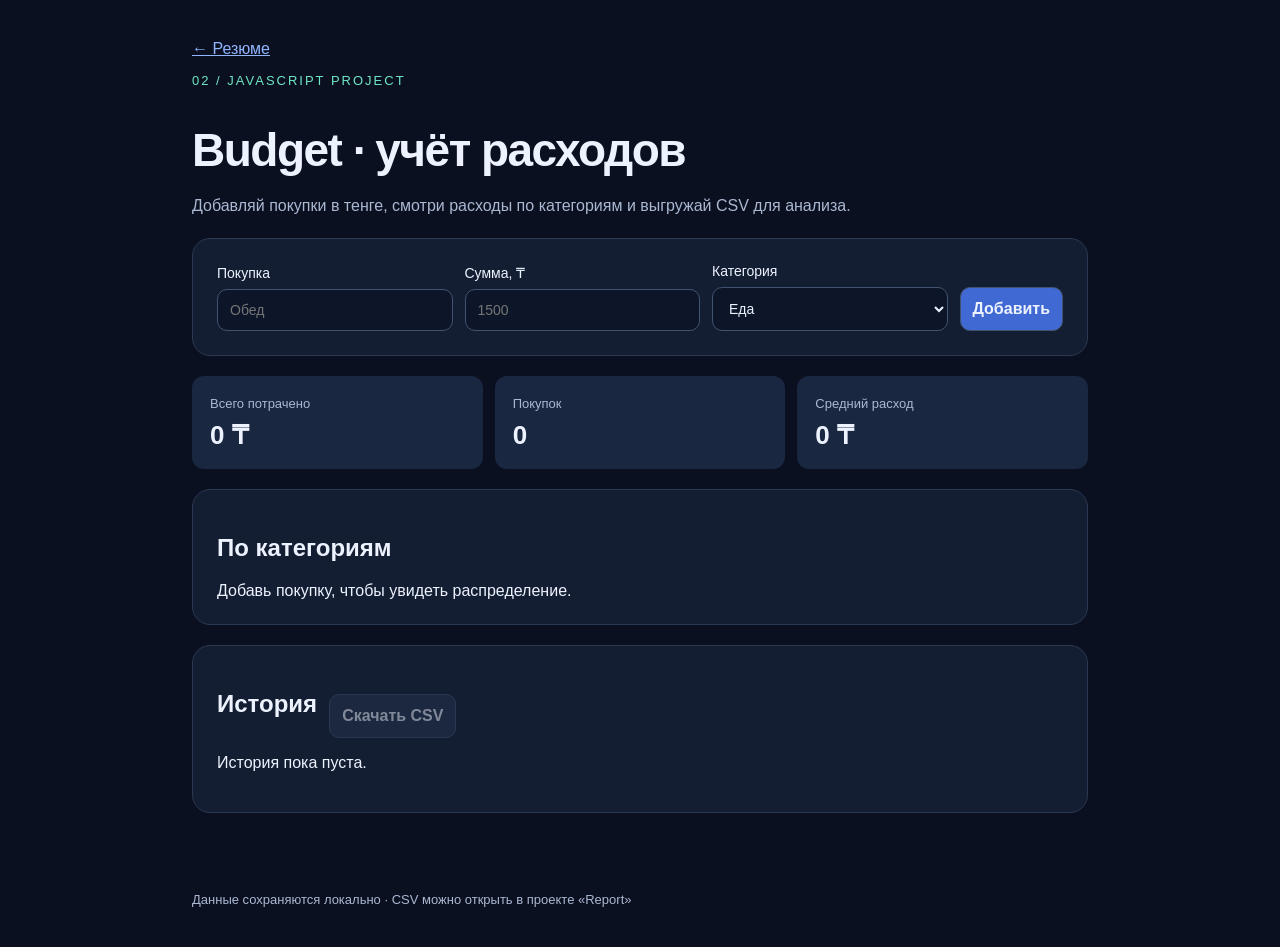
<file: projects/budget/index.html>
<!doctype html><html lang="ru"><meta charset="utf-8"><meta name="viewport" content="width=device-width,initial-scale=1"><title>Budget — учёт расходов</title><link rel="stylesheet" href="../shared.css"><main><a href="../../index.html">← Резюме</a><p class="eyebrow">02 / JAVASCRIPT PROJECT</p><h1>Budget · учёт расходов</h1><p>Добавляй покупки в тенге, смотри расходы по категориям и выгружай CSV для анализа.</p><section class="panel"><form id="form"><label>Покупка<input id="title" required maxlength="100" placeholder="Обед"></label><label>Сумма, ₸<input id="amount" type="number" min="0.01" max="100000000" step="0.01" required placeholder="1500"></label><label>Категория<select id="category"><option>Еда</option><option>Транспорт</option><option>Учёба</option><option>Другое</option></select></label><button>Добавить</button></form></section><div class="stats"><div class="stat"><span>Всего потрачено</span><strong id="total">0 ₸</strong></div><div class="stat"><span>Покупок</span><strong id="count">0</strong></div><div class="stat"><span>Средний расход</span><strong id="average">0 ₸</strong></div></div><section class="panel"><h2>По категориям</h2><div id="categories"></div></section><section class="panel"><div class="toolbar"><h2>История</h2><button id="export" class="secondary">Скачать CSV</button></div><ul id="list"></ul></section><p id="status" class="status" role="status"></p><footer>Данные сохраняются локально · CSV можно открыть в проекте «Report»</footer></main><script src="../storage.js"></script><script src="app.js"></script></html>
</file>
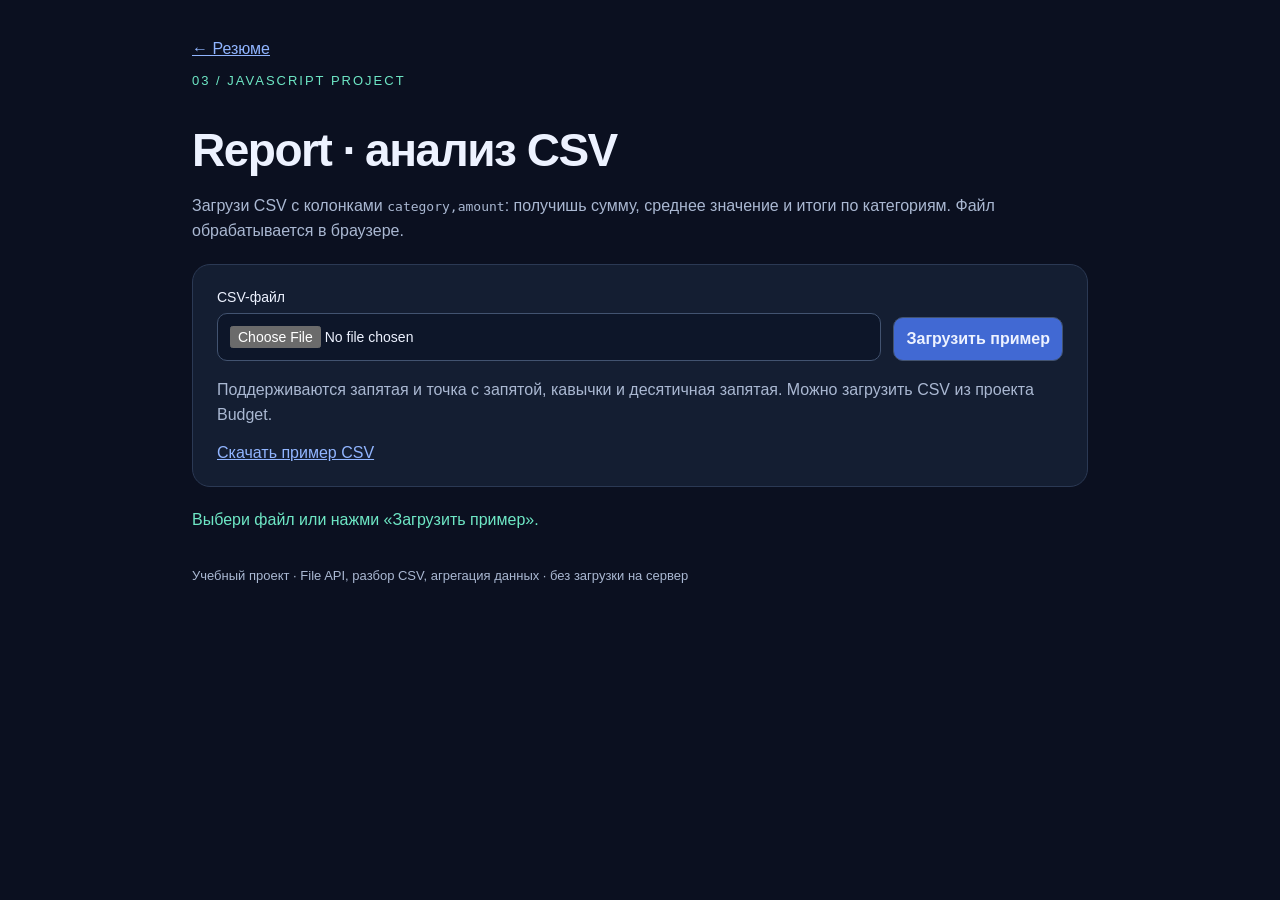
<file: projects/report/index.html>
<!doctype html><html lang="ru"><meta charset="utf-8"><meta name="viewport" content="width=device-width,initial-scale=1"><title>Report — анализ CSV</title><link rel="stylesheet" href="../shared.css"><main><a href="../../index.html">← Резюме</a><p class="eyebrow">03 / JAVASCRIPT PROJECT</p><h1>Report · анализ CSV</h1><p>Загрузи CSV с колонками <code>category,amount</code>: получишь сумму, среднее значение и итоги по категориям. Файл обрабатывается в браузере.</p><section class="panel"><div class="toolbar"><label>CSV-файл<input id="file" type="file" accept=".csv,text/csv"></label><button id="demo">Загрузить пример</button></div><p>Поддерживаются запятая и точка с запятой, кавычки и десятичная запятая. Можно загрузить CSV из проекта Budget.</p><a href="sample.csv" download>Скачать пример CSV</a></section><p id="status" class="status" role="status">Выбери файл или нажми «Загрузить пример».</p><div id="results" hidden><div class="stats"><div class="stat"><span>Общая сумма</span><strong id="total"></strong></div><div class="stat"><span>Записей</span><strong id="count"></strong></div><div class="stat"><span>Среднее значение</span><strong id="average"></strong></div></div><section class="panel"><h2>Итоги по категориям</h2><div class="table-wrap"><table><thead><tr><th>Категория</th><th>Записей</th><th>Сумма</th></tr></thead><tbody id="body"></tbody></table></div></section></div><footer>Учебный проект · File API, разбор CSV, агрегация данных · без загрузки на сервер</footer></main><script src="app.js"></script></html>
</file>
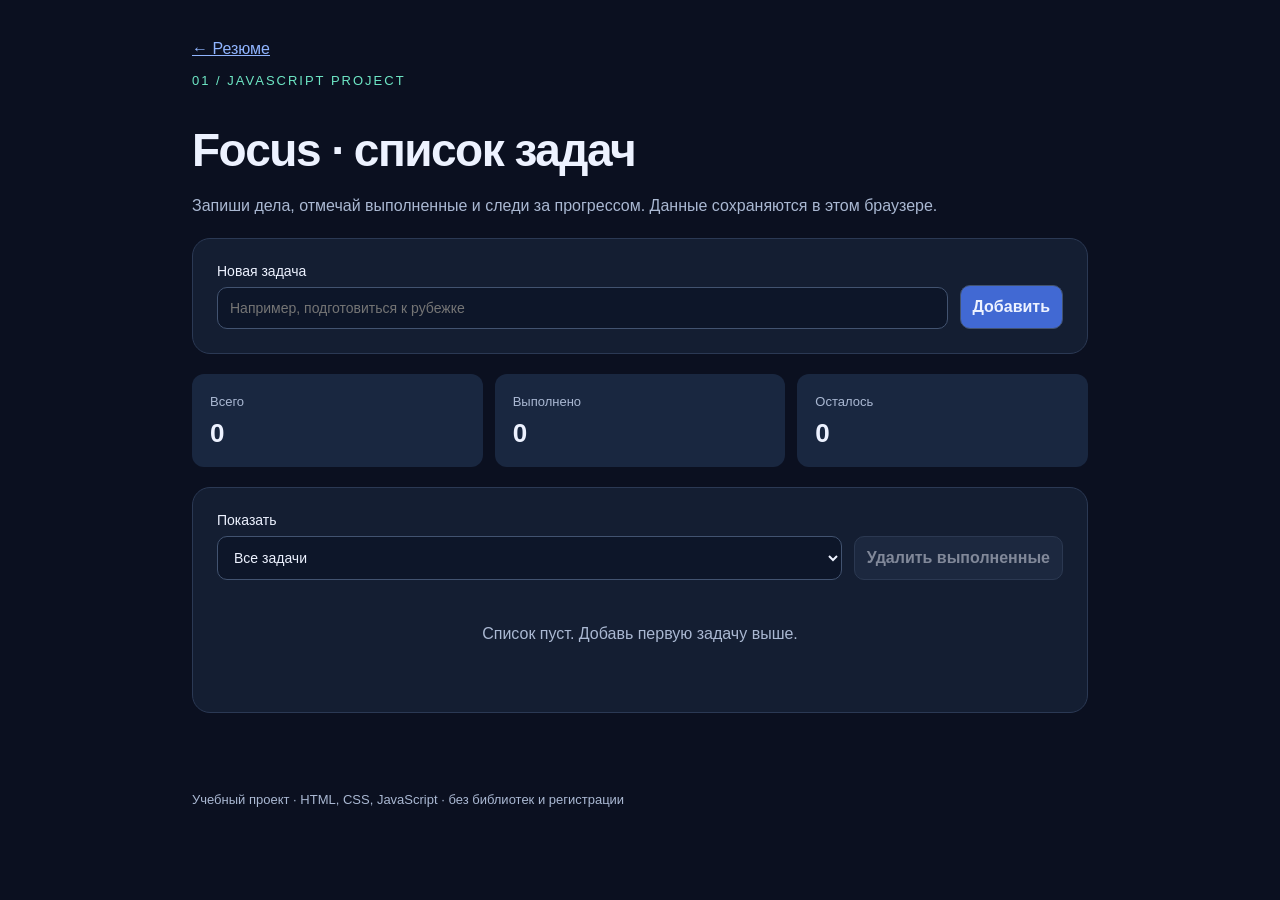
<file: projects/tasks/index.html>
<!doctype html><html lang="ru"><meta charset="utf-8"><meta name="viewport" content="width=device-width,initial-scale=1"><title>Focus — список задач</title><link rel="stylesheet" href="../shared.css"><main><a href="../../index.html">← Резюме</a><p class="eyebrow">01 / JAVASCRIPT PROJECT</p><h1>Focus · список задач</h1><p>Запиши дела, отмечай выполненные и следи за прогрессом. Данные сохраняются в этом браузере.</p><section class="panel"><form id="addForm"><label>Новая задача<input id="task" maxlength="180" required placeholder="Например, подготовиться к рубежке"></label><button>Добавить</button></form></section><div class="stats"><div class="stat"><span>Всего</span><strong id="total">0</strong></div><div class="stat"><span>Выполнено</span><strong id="completed">0</strong></div><div class="stat"><span>Осталось</span><strong id="remaining">0</strong></div></div><section class="panel"><div class="toolbar"><label>Показать<select id="filter"><option value="all">Все задачи</option><option value="active">Активные</option><option value="done">Выполненные</option></select></label><button class="secondary" id="clear">Удалить выполненные</button></div><ul id="list"></ul></section><p id="status" class="status" role="status"></p><footer>Учебный проект · HTML, CSS, JavaScript · без библиотек и регистрации</footer></main><script src="../storage.js"></script><script src="app.js"></script></html>
</file>
<file: portfolio.css>
@import url('https://fonts.googleapis.com/css2?family=DM+Mono:wght@400;500&family=Manrope:wght@400;500;600;700;800&display=swap');
:root{color-scheme:dark;--bg:#080b14;--bg2:#0d1220;--panel:rgba(17,24,41,.78);--panel2:#121a2c;--text:#eef3ff;--muted:#98a5bd;--line:rgba(157,179,220,.14);--accent:#7c9cff;--accent2:#a78bfa;--cyan:#5eead4;--pink:#f0abfc;--good:#5eead4;--shadow:0 24px 80px rgba(0,0,0,.28);--radius:24px;--max:1160px;--mono:'DM Mono',monospace;--font:'Manrope',system-ui,sans-serif}
html[data-theme="light"]{color-scheme:light;--bg:#f3f6fc;--bg2:#eaf0fb;--panel:rgba(255,255,255,.82);--panel2:#fff;--text:#121a2b;--muted:#64718a;--line:rgba(35,55,95,.13);--accent:#4269e8;--accent2:#7957d5;--cyan:#087f78;--pink:#a33cae;--good:#087f78;--shadow:0 24px 70px rgba(48,67,110,.12)}
*{box-sizing:border-box}html{scroll-behavior:smooth;scroll-padding-top:100px}body{margin:0;background:var(--bg);color:var(--text);font:15px/1.7 var(--font);transition:background .3s,color .3s;overflow-x:hidden}body:before{content:"";position:fixed;inset:0;z-index:-2;pointer-events:none;background:radial-gradient(ellipse at 12% 8%,rgba(91,119,255,.17),transparent 35%),radial-gradient(ellipse at 88% 22%,rgba(167,139,250,.13),transparent 32%),radial-gradient(ellipse at 50% 90%,rgba(45,212,191,.08),transparent 38%)}a{color:inherit;text-decoration:none}button{font:inherit}.wrap{width:min(var(--max),calc(100% - 40px));margin:auto}.mono{font-family:var(--mono)}.muted{color:var(--muted)}.eyebrow{font:11px var(--mono);letter-spacing:.16em;text-transform:uppercase;color:var(--cyan)}.section{padding:76px 0}.section-head{display:flex;align-items:end;justify-content:space-between;gap:20px;margin-bottom:25px}.section-head h2{font-size:clamp(25px,4vw,38px);letter-spacing:-.055em;line-height:1.1;margin:7px 0 0}.section-head p{margin:0;color:var(--muted);max-width:420px;font-size:13px}.gradient{background:linear-gradient(110deg,var(--accent),var(--accent2) 55%,var(--cyan));-webkit-background-clip:text;background-clip:text;color:transparent}.panel{background:var(--panel);border:1px solid var(--line);border-radius:var(--radius);box-shadow:var(--shadow);backdrop-filter:blur(18px)}.top-progress{position:fixed;top:0;left:0;height:3px;width:0;background:linear-gradient(90deg,var(--accent),var(--accent2),var(--cyan));z-index:1000;box-shadow:0 0 16px var(--accent)}
/* header */
.header{position:sticky;top:0;z-index:100;background:color-mix(in srgb,var(--bg) 76%,transparent);backdrop-filter:blur(20px);border-bottom:1px solid var(--line)}.navrow{height:72px;display:flex;align-items:center;justify-content:space-between;gap:18px}.brand{font-weight:800;letter-spacing:-.05em;font-size:17px}.brand b{color:var(--cyan)}.navlinks{display:flex;align-items:center;gap:5px}.navlinks a{padding:9px 12px;color:var(--muted);font-size:12px;border-radius:10px;transition:transform .2s,opacity .2s}.navlinks a:hover,.navlinks a.active{color:var(--text);background:var(--panel2)}.navtools{display:flex;align-items:center;gap:8px}.toolbtn,.langbtn{height:38px;border:1px solid var(--line);background:var(--panel);color:var(--text);border-radius:11px;padding:0 11px;cursor:pointer;transition:transform .2s,opacity .2s}.toolbtn:hover,.langbtn:hover{border-color:var(--accent);transform:translateY(-2px)}.langbtn{font:11px var(--mono)}.mobile-menu{display:none}
/* hero */
.hero{padding:82px 0 42px;position:relative}.hero-grid{display:grid;grid-template-columns:1.45fr .75fr;gap:18px}.hero-main{padding:clamp(26px,5vw,54px);min-height:390px;position:relative;overflow:hidden;display:flex;flex-direction:column;justify-content:center}.hero-main:after{content:"</>";position:absolute;right:20px;bottom:-70px;font:250px var(--mono);font-weight:500;color:color-mix(in srgb,var(--accent) 8%,transparent);pointer-events:none}.availability{display:inline-flex;align-items:center;gap:9px;border:1px solid var(--line);border-radius:99px;padding:7px 12px;width:max-content;font:11px var(--mono);color:var(--muted);background:var(--panel2)}.pulse{width:7px;height:7px;border-radius:50%;background:var(--good);box-shadow:0 0 0 5px color-mix(in srgb,var(--good) 15%,transparent);animation:pulse 2s infinite}@keyframes pulse{50%{box-shadow:0 0 0 9px transparent;opacity:.65}}.hero h1{font-size:clamp(42px,7vw,76px);line-height:.99;letter-spacing:-.075em;margin:25px 0 13px;max-width:760px}.hero-role{font-size:clamp(17px,2.4vw,23px);font-weight:700;margin:0 0 14px}.type-line{color:var(--cyan);font-family:var(--mono);font-size:13px;min-height:24px}.cursor{display:inline-block;width:8px;height:16px;background:var(--cyan);vertical-align:middle;margin-left:4px;animation:blink .8s steps(2) infinite}@keyframes blink{50%{opacity:0}}.hero-desc{max-width:590px;color:var(--muted);font-size:14px;margin:14px 0 0}.hero-actions{display:flex;gap:10px;flex-wrap:wrap;margin-top:27px}.btn{display:inline-flex;align-items:center;justify-content:center;gap:9px;padding:11px 16px;border-radius:12px;border:1px solid var(--line);background:var(--panel2);color:var(--text);font-size:12px;font-weight:700;cursor:pointer;transition:transform .22s,opacity .22s}.btn:hover{transform:translateY(-3px);border-color:var(--accent);box-shadow:0 10px 30px rgba(70,100,220,.18)}.btn.primary{background:linear-gradient(110deg,var(--accent),var(--accent2));border-color:transparent;color:white}.hero-side{display:grid;grid-template-rows:1fr 1fr;gap:18px}.profile-card{padding:24px;display:flex;flex-direction:column;justify-content:space-between;min-height:185px;position:relative;overflow:hidden}.profile-card:after{content:"";position:absolute;width:170px;height:170px;border-radius:50%;right:-60px;top:-65px;background:radial-gradient(circle,rgba(124,156,255,.23),transparent 70%)}.avatar{width:58px;height:58px;border-radius:18px;display:grid;place-items:center;background:linear-gradient(140deg,var(--accent),var(--accent2));font-size:23px;font-weight:800;color:white;box-shadow:0 12px 30px rgba(90,110,230,.3)}.profile-name{font-size:17px;font-weight:800;margin-top:15px}.profile-meta{font:11px var(--mono);color:var(--muted)}.mini-stat{padding:22px;display:flex;flex-direction:column;justify-content:space-between}.mini-stat strong{font-size:34px;letter-spacing:-.06em}.mini-stat span{color:var(--muted);font-size:12px}.hero-foot{display:flex;gap:8px;flex-wrap:wrap;margin-top:18px}.chip{font:10px var(--mono);padding:7px 10px;border:1px solid var(--line);border-radius:99px;color:var(--muted);background:var(--panel)}
/* bento */
.bento{display:grid;grid-template-columns:1.1fr .9fr .9fr;gap:16px}.about-card{padding:27px;grid-row:span 2}.about-card p{color:var(--muted);font-size:13px}.fact-list{display:grid;gap:10px;margin-top:23px}.fact{display:flex;justify-content:space-between;gap:15px;border-bottom:1px solid var(--line);padding-bottom:9px;font-size:12px}.fact span:first-child{color:var(--muted)}.fact strong{text-align:right}.metric-card{padding:23px;min-height:140px;display:flex;flex-direction:column;justify-content:space-between}.metric-card .metric{font-size:34px;font-weight:800;letter-spacing:-.07em}.metric-card p{font-size:11px;color:var(--muted);margin:0}.metric-icon{font-size:18px;color:var(--cyan)}.skills-grid{display:grid;grid-template-columns:repeat(3,1fr);gap:16px}.skill-card{padding:22px}.skill-card h3{font-size:14px;margin:0 0 15px}.skill-tags{display:flex;gap:7px;flex-wrap:wrap}.tag{padding:6px 10px;border-radius:9px;background:color-mix(in srgb,var(--accent) 10%,var(--panel2));border:1px solid color-mix(in srgb,var(--accent) 18%,var(--line));font:10px var(--mono);color:var(--text)}.skill-level{margin-top:14px}.level-head{display:flex;justify-content:space-between;font-size:11px;margin-bottom:6px}.level-head span:last-child{color:var(--muted);font-family:var(--mono)}.track{height:5px;border-radius:9px;background:var(--line);overflow:hidden}.track i{display:block;height:100%;width:var(--w);background:linear-gradient(90deg,var(--accent),var(--cyan));border-radius:9px}
/* github */
.github-grid{display:grid;grid-template-columns:repeat(4,1fr);gap:14px}.gh-card{padding:21px;min-height:125px}.gh-card small{color:var(--muted);font:10px var(--mono);text-transform:uppercase;letter-spacing:.08em}.gh-card strong{display:block;font-size:32px;letter-spacing:-.06em;margin-top:8px}.gh-card em{font-style:normal;color:var(--cyan);font-size:11px}.github-bottom{display:grid;grid-template-columns:1fr 1fr;gap:14px;margin-top:14px}.gh-panel{padding:22px}.gh-panel h3{font-size:13px;margin:0 0 14px}.language-row{display:flex;justify-content:space-between;gap:10px;font-size:11px;margin:9px 0}.language-row span:last-child{font-family:var(--mono);color:var(--muted)}.langbar{display:flex;height:8px;overflow:hidden;border-radius:99px;background:var(--line);margin-top:12px}.langbar i{display:block;height:100%}.repo-list{display:grid;gap:9px}.repo-item{display:flex;justify-content:space-between;gap:12px;font-size:11px;padding-bottom:9px;border-bottom:1px solid var(--line)}.repo-item:last-child{border:0;padding:0}.repo-item a{font-weight:700}.repo-item span{color:var(--muted);white-space:nowrap}.api-note{font-size:10px;color:var(--muted);margin-top:12px}.loading{color:var(--muted);font:11px var(--mono)}
/* projects */
.filters{display:flex;gap:7px;flex-wrap:wrap;margin-bottom:18px}.filter{border:1px solid var(--line);background:var(--panel);color:var(--muted);padding:8px 13px;border-radius:99px;font:10px var(--mono);cursor:pointer}.filter.active,.filter:hover{background:var(--accent);color:white;border-color:var(--accent)}.project-grid{display:grid;grid-template-columns:repeat(3,1fr);gap:15px}.project-card{padding:22px;min-height:230px;display:flex;flex-direction:column;transition:transform .25s,opacity .25s}.project-card:hover{transform:translateY(-5px);border-color:color-mix(in srgb,var(--accent) 55%,var(--line))}.project-top{display:flex;justify-content:space-between;align-items:center}.project-symbol{width:39px;height:39px;border-radius:12px;display:grid;place-items:center;background:linear-gradient(140deg,color-mix(in srgb,var(--accent) 22%,transparent),color-mix(in srgb,var(--accent2) 18%,transparent));font:16px var(--mono);color:var(--cyan)}.project-card h3{font-size:16px;margin:18px 0 7px}.project-card p{font-size:12px;color:var(--muted);margin:0 0 15px}.project-card .skill-tags{margin-top:auto}.project-links{display:flex;gap:15px;margin-top:17px;font-size:11px;font-weight:700}.project-links a{color:var(--cyan)}.project-links a:hover{text-decoration:underline}.empty{padding:30px;text-align:center;color:var(--muted);grid-column:1/-1}
/* timeline / education / terminal */
.timeline{display:grid;gap:13px}.timeline-card{padding:23px;display:grid;grid-template-columns:190px 1fr;gap:25px}.timeline-date{font:11px var(--mono);color:var(--cyan)}.timeline-card h3{font-size:15px;margin:0 0 4px}.timeline-card ul{padding-left:18px;color:var(--muted);font-size:12px;margin:13px 0}.timeline-card li{margin:5px 0}.edu-grid{display:grid;grid-template-columns:repeat(2,1fr);gap:14px}.edu-card{padding:22px}.edu-card h3{font-size:14px;margin:0 0 8px}.edu-card p{font-size:12px;color:var(--muted)}.terminal{overflow:hidden}.terminal-head{padding:13px 17px;border-bottom:1px solid var(--line);display:flex;align-items:center;justify-content:space-between}.dots{display:flex;gap:6px}.dots i{width:8px;height:8px;border-radius:50%;background:#fb7185}.dots i:nth-child(2){background:#fbbf24}.dots i:nth-child(3){background:#34d399}.terminal-title{font:10px var(--mono);color:var(--muted)}.terminal-body{padding:20px;min-height:230px;font:12px/1.9 var(--mono);color:var(--muted)}.terminal-output{white-space:pre-wrap;min-height:140px}.terminal-line{display:flex;gap:9px;align-items:center}.terminal-line b{color:var(--cyan)}.terminal-line input{background:transparent;border:0;outline:0;color:var(--text);font:12px var(--mono);width:100%}.terminal-line input::placeholder{color:var(--muted)}.command{color:var(--cyan)}
/* contact/footer */
.contact-grid{display:grid;grid-template-columns:1fr 1fr;gap:15px}.contact-intro{padding:28px}.contact-intro h3{font-size:24px;letter-spacing:-.05em;margin:8px 0}.contact-intro p{font-size:12px;color:var(--muted)}.contact-list{display:grid;gap:10px}.contact-item{padding:16px 18px;display:flex;align-items:center;justify-content:space-between;gap:12px}.contact-item small{display:block;color:var(--muted);font:10px var(--mono)}.contact-item strong{font-size:12px;overflow-wrap:anywhere}.copy-btn{border:1px solid var(--line);background:var(--panel2);color:var(--text);border-radius:9px;padding:8px 10px;cursor:pointer;font:10px var(--mono);flex:none}.copy-btn:hover{border-color:var(--cyan);color:var(--cyan)}footer{padding:25px 0;border-top:1px solid var(--line);color:var(--muted);font-size:10px}.footer-row{display:flex;justify-content:space-between;gap:15px;flex-wrap:wrap}
/* command palette */
.palette-backdrop{position:fixed;inset:0;background:rgba(0,0,0,.58);backdrop-filter:blur(8px);z-index:500;display:none;align-items:flex-start;justify-content:center;padding:15vh 18px 20px}.palette-backdrop.open{display:flex}.palette{width:min(560px,100%);overflow:hidden;background:var(--panel2);border:1px solid var(--line);border-radius:18px;box-shadow:0 30px 100px rgba(0,0,0,.4)}.palette-search{width:100%;padding:19px 20px;border:0;border-bottom:1px solid var(--line);outline:0;background:transparent;color:var(--text);font:13px var(--font)}.palette-items{padding:9px;max-height:330px;overflow:auto}.palette-item{width:100%;display:flex;justify-content:space-between;padding:12px;border:0;border-radius:10px;background:transparent;color:var(--text);text-align:left;cursor:pointer;font-size:12px}.palette-item:hover{background:var(--panel)}.palette-item span:last-child{color:var(--muted);font:10px var(--mono)}.palette-help{padding:10px 15px;border-top:1px solid var(--line);font:10px var(--mono);color:var(--muted)}.toast{position:fixed;bottom:22px;left:50%;transform:translate(-50%,20px);opacity:0;pointer-events:none;background:var(--panel2);border:1px solid var(--line);padding:11px 16px;border-radius:12px;box-shadow:var(--shadow);font-size:11px;z-index:700;transition:transform .25s,opacity .25s}.toast.show{opacity:1;transform:translate(-50%,0)}.backtop{position:fixed;right:22px;bottom:22px;width:42px;height:42px;border:1px solid var(--line);border-radius:13px;background:var(--panel);color:var(--text);cursor:pointer;opacity:0;pointer-events:none;transform:translateY(10px);transition:transform .2s,opacity .2s;z-index:90}.backtop.show{opacity:1;pointer-events:auto;transform:none}
.reveal{opacity:0;transform:translateY(18px);transition:opacity .65s ease,transform .65s ease}.reveal.visible{opacity:1;transform:none}
@media(max-width:900px){.navlinks{display:none}.mobile-menu{display:inline-flex}.hero-grid{grid-template-columns:1fr}.hero-side{grid-template-columns:1fr 1fr;grid-template-rows:1fr}.bento{grid-template-columns:1fr 1fr}.about-card{grid-row:span 2}.skills-grid{grid-template-columns:repeat(2,1fr)}.project-grid{grid-template-columns:repeat(2,1fr)}}
@media(max-width:620px){.wrap{width:min(100% - 28px,var(--max))}.navrow{height:64px}.hero{padding-top:42px}.hero-main{min-height:380px;padding:25px}.hero h1{font-size:49px}.hero-side{gap:10px}.profile-card,.mini-stat{padding:17px;min-height:150px}.section{padding:54px 0}.section-head{display:block}.section-head p{margin-top:10px}.bento,.skills-grid,.github-grid,.github-bottom,.project-grid,.edu-grid,.contact-grid{grid-template-columns:1fr 1fr}.about-card{grid-column:1/-1;grid-row:auto}.metric-card{min-height:125px}.timeline-card{grid-template-columns:1fr;gap:8px}.contact-intro{grid-column:1/-1}.contact-list{grid-column:1/-1}.github-grid .gh-card{min-height:110px}.github-grid .gh-card strong{font-size:27px}}
@media(max-width:420px){.bento,.skills-grid,.github-grid,.github-bottom,.project-grid,.edu-grid{grid-template-columns:1fr}.hero-side{grid-template-columns:1fr 1fr}.hero h1{font-size:42px}.navtools{gap:5px}.toolbtn,.langbtn{height:35px;padding:0 9px}.contact-item{padding:13px}.section-head h2{font-size:27px}}
@media(prefers-reduced-motion:reduce){*,*:before,*:after{scroll-behavior:auto!important;animation:none!important;transition:none!important}.reveal{opacity:1;transform:none}}
@media print{ @page{size:A4;margin:12mm}html,body{background:#fff!important;color:#111!important;font-size:9pt}body:before,.header,.top-progress,.hero-actions,.hero-foot,.backtop,.terminal,.palette-backdrop,.toast,.filters,.copy-btn{display:none!important}.wrap{width:100%;max-width:none}.section{padding:18px 0;break-inside:avoid}.hero{padding:0 0 15px}.hero-grid{display:block}.hero-main,.profile-card,.mini-stat,.panel{background:#fff!important;color:#111!important;box-shadow:none!important;border:1px solid #ccc!important;backdrop-filter:none!important}.hero-main{min-height:0;padding:15px}.hero h1{font-size:28pt;margin:10px 0}.hero-desc,.muted,.about-card p,.project-card p,.timeline-card ul,.edu-card p,.contact-intro p{color:#333!important}.hero-side{display:none}.bento,.skills-grid,.github-grid,.github-bottom,.project-grid,.edu-grid,.contact-grid{grid-template-columns:repeat(2,1fr)}.about-card{grid-row:auto}.metric-card{min-height:80px}.metric-card .metric,.gh-card strong{font-size:18pt}.project-card,.timeline-card,.edu-card,.skill-card,.gh-card,.contact-item{break-inside:avoid;padding:10px}.section-head{margin-bottom:12px}.section-head h2{font-size:17pt}.reveal{opacity:1!important;transform:none!important}a{color:#111!important;text-decoration:none}.tag,.chip{border:1px solid #ccc;color:#111!important;background:#fff!important}footer{padding:10px 0;color:#333!important}}

/* Portfolio visual system: warm typography, cool surfaces, mint accents. */
.hero-preview,.showcase-mini img,.project-cover img{height:auto}
:root{--bg:#0e1215;--bg2:#13191d;--panel:#171e23;--panel2:#1d272d;--text:#f0f2ed;--muted:#a6b3b8;--line:#2a373e;--accent:#b6eb8c;--accent2:#b6eb8c;--cyan:#b6eb8c;--good:#b6eb8c;--shadow:0 8px 24px #00000012;--radius:18px;--max:1180px}
html[data-theme=light]{--bg:#f4f5ef;--bg2:#ebeee6;--panel:#fff;--panel2:#e9eee3;--text:#17241d;--muted:#52645a;--line:#d4dece;--accent:#356b26;--accent2:#356b26;--cyan:#356b26;--good:#356b26;--shadow:0 8px 24px #243b1e08}
body{font-size:16px;line-height:1.65}body:before{display:none}.gradient{background:none;color:var(--accent)}.panel{backdrop-filter:none;box-shadow:none}.header{background:var(--bg);backdrop-filter:none}.brand{letter-spacing:-.04em;font-size:20px}.navrow{height:82px}.navlinks a{font-size:14px;padding:8px 12px}.toolbtn,.langbtn{background:transparent;border-radius:8px}.top-progress{height:2px;box-shadow:none;background:var(--accent)}.wrap{width:min(var(--max),calc(100% - 64px))}.eyebrow{font-size:12px;letter-spacing:.14em;color:var(--muted)}.section{padding:78px 0;border-top:1px solid var(--line)}.section-head{align-items:start;margin-bottom:34px}.section-head h2{font-size:clamp(30px,4vw,43px);letter-spacing:-.055em;margin-top:12px}.section-head p{font-size:15px;max-width:390px;line-height:1.7;padding-top:5px}.hero{padding:70px 0 66px}.hero-grid{grid-template-columns:1.05fr 1fr;gap:56px;align-items:center}.hero-main{padding:0;background:transparent;border:0;min-height:0;overflow:visible}.hero-main:after{display:none}.availability{padding:0;border:0;background:none;font:13px var(--font);color:var(--muted)}.pulse{animation:none;box-shadow:none}.hero h1{font-size:clamp(48px,6.7vw,84px);line-height:1.06;margin:26px 0 20px;letter-spacing:-.065em}.hero h1 span{color:var(--text)}.hero-role{font:13px var(--mono);color:var(--accent);letter-spacing:.06em;order:-1;margin-bottom:24px}.hero-desc{font-size:17px;max-width:480px;margin-top:0;line-height:1.75}.hero-actions{gap:12px;margin-top:30px}.btn{padding:13px 19px;font-size:14px;border-radius:9px}.btn.primary{background:var(--accent);color:#162113}.btn:hover{transform:translateY(-2px);box-shadow:none}.hero-foot{margin-top:28px;gap:16px}.chip{padding:0;border:0;background:none;font:12px var(--mono)}.hero-showcase{position:relative;background:var(--bg2);border:1px solid var(--line);border-radius:22px;padding:22px;transform:rotate(2deg)}.showcase-top{display:flex;justify-content:space-between;font:11px var(--mono);color:var(--muted);margin-bottom:18px}.showcase-top span:last-child{color:var(--accent)}.hero-preview{display:block;width:100%;border-radius:12px;border:1px solid var(--line)}.showcase-bottom{display:flex;align-items:center;justify-content:space-between;margin-top:18px;font-size:13px}.showcase-bottom strong{font-size:16px}.showcase-mini{display:grid;grid-template-columns:1fr 1fr;gap:12px;margin-top:14px}.showcase-mini img{width:100%;display:block;border-radius:7px;border:1px solid var(--line)}.hero-note{display:flex;gap:20px;justify-content:space-between;border-top:1px solid var(--line);margin-top:52px;padding-top:22px;color:var(--muted);font-size:13px}.hero-note a{font-weight:700;color:var(--text)}
.project-grid{gap:24px}.project-card{padding:0;overflow:hidden;min-height:0;background:none;border:0;border-radius:0}.project-card:hover{transform:none}.project-cover{display:block;overflow:hidden;border:1px solid var(--line);background:var(--bg2);border-radius:14px}.project-cover img{display:block;width:100%;aspect-ratio:1.48;object-fit:cover;transition:transform .25s}.project-cover:hover img{transform:scale(1.025)}.project-top{margin-top:22px}.project-top .eyebrow{font-size:11px}.project-card h3{font-size:23px;margin:8px 0 10px;letter-spacing:-.03em}.project-card p{font-size:15px;line-height:1.7;margin-bottom:18px}.project-links{font-size:14px;margin-top:20px;border-top:1px solid var(--line);padding-top:16px;justify-content:space-between}.project-links a{color:var(--text)}.tag{font:11px var(--mono);padding:5px 8px;background:var(--bg2);border-color:var(--line);border-radius:5px}.filters{gap:8px;margin-bottom:28px}.filter{font-size:12px;padding:8px 14px;background:transparent}.filter.active,.filter:hover{background:var(--accent);border-color:var(--accent);color:#162113}
.about-layout{display:grid;grid-template-columns:1.15fr 1fr;gap:72px}.about-copy p{font-size:17px;color:var(--muted);margin:0 0 18px}.about-copy strong{color:var(--text);font-weight:600}.about-details{display:grid;gap:0}.detail{padding:20px 0;border-bottom:1px solid var(--line)}.detail:first-child{padding-top:0}.detail small{font:11px var(--mono);text-transform:uppercase;letter-spacing:.1em;color:var(--muted)}.detail strong{display:block;font-size:20px;margin-top:7px;font-weight:600}.detail p{margin:4px 0 0;font-size:14px;color:var(--muted)}.skills-grid{grid-template-columns:repeat(3,1fr);gap:0 36px}.skill-card{padding:25px 0;background:none;border:0;border-top:1px solid var(--line);border-radius:0}.skill-card h3{font-size:18px;margin-bottom:12px}.skill-card p{font-size:14px;color:var(--muted);margin:0 0 16px}.skill-tags{gap:7px}.timeline{position:relative;padding-left:26px;border-left:1px solid var(--line)}.timeline-card{padding:0 0 28px 10px;background:none;border:0;border-radius:0;position:relative;grid-template-columns:165px 1fr;gap:24px}.timeline-card:before{content:'';position:absolute;width:9px;height:9px;background:var(--accent);border-radius:50%;left:-31px;top:7px}.timeline-date{font-size:13px;color:var(--muted)}.timeline-card h3{font-size:20px}.timeline-card ul{font-size:15px}.edu-grid{grid-template-columns:1fr 1fr;gap:40px}.edu-card{background:none;border:0;border-radius:0;padding:0;border-top:1px solid var(--line);padding-top:25px}.edu-card h3{font-size:23px;margin:10px 0}.edu-card p{font-size:16px}.github-grid{gap:0;border:1px solid var(--line);border-radius:14px;overflow:hidden}.gh-card{border:0;border-radius:0;border-right:1px solid var(--line);background:var(--bg2);padding:24px;min-height:140px}.gh-card:last-child{border-right:0}.gh-card small{font-size:11px}.gh-card em{font-size:12px;color:var(--muted)}.gh-card strong{font-size:36px}.github-bottom{gap:32px;margin-top:26px}.gh-panel{background:none;border:0;border-radius:0;padding:0}.gh-panel h3{font-size:17px}.language-row,.repo-item{font-size:14px}.repo-item{padding:12px 0}.api-note{font-size:12px;margin-top:22px}.terminal-head{background:var(--bg2)}.terminal-body{font-size:14px}.terminal-line input{font-size:14px}.terminal-title{font-size:12px}.contact-grid{grid-template-columns:1fr 1fr;gap:55px}.contact-intro{background:none;border:0;padding:0}.contact-intro h3{font-size:32px}.contact-intro p{font-size:16px}.contact-item{background:none;border:0;border-bottom:1px solid var(--line);border-radius:0;padding:18px 0}.contact-item small{font-size:12px}.contact-item strong{font-size:15px}.copy-btn{font-size:12px;padding:9px 11px}.print-link{border:0;padding:0;background:none;color:var(--muted);font-size:13px;cursor:pointer;text-decoration:underline;text-underline-offset:4px}footer{font-size:12px;padding:30px 0}.backtop{box-shadow:none}a:focus-visible,button:focus-visible,input:focus-visible{outline:2px solid var(--accent);outline-offset:5px}.reveal{transform:translateY(8px);transition:opacity .3s,transform .3s}.palette-help{font-size:12px}.palette-item.selected{background:var(--bg2);outline:1px solid var(--line)}
@media(max-width:1000px){.hero-grid{gap:30px}.hero h1{font-size:62px}.navlinks a{padding:8px;font-size:13px}.about-layout{gap:35px}.hero-showcase{padding:16px}.project-grid{gap:18px}}
@media(max-width:900px){.hero-grid{grid-template-columns:1fr 1fr}.hero h1{font-size:55px}.skills-grid{grid-template-columns:repeat(2,1fr)}.header .navlinks.mobile-open{display:flex;position:absolute;top:82px;left:24px;right:24px;flex-direction:column;align-items:stretch;background:var(--panel);padding:12px;border:1px solid var(--line);border-radius:12px}.hero-note{margin-top:35px}.project-grid{grid-template-columns:repeat(3,1fr)}.project-card h3{font-size:20px}.project-card p{font-size:14px}}
@media(max-width:700px){.wrap{width:calc(100% - 36px)}.hero{padding:40px 0}.hero-grid{grid-template-columns:1fr;gap:36px}.hero h1{font-size:clamp(48px,11vw,70px)}.hero-showcase{transform:none;max-width:550px}.hero-desc{max-width:none}.hero-note{font-size:12px;flex-wrap:wrap;gap:10px}.section{padding:50px 0}.section-head{display:block}.section-head p{max-width:none;margin-top:18px}.project-grid{grid-template-columns:1fr}.project-cover img{aspect-ratio:1.6}.project-card{margin-bottom:18px}.project-card h3{font-size:25px}.project-card p{font-size:16px}.about-layout,.edu-grid,.contact-grid{grid-template-columns:1fr;gap:30px}.github-grid{grid-template-columns:1fr 1fr}.gh-card{border-bottom:1px solid var(--line)}.gh-card:nth-child(2){border-right:0}.gh-card:nth-child(n+3){border-bottom:0}.github-bottom{grid-template-columns:1fr;gap:30px}.timeline-card{grid-template-columns:1fr;gap:8px}.navrow{height:72px}.header .navlinks.mobile-open{top:72px}.navtools{gap:6px}.skill-card h3{font-size:17px}.skills-grid{gap:0 20px}.terminal-body{padding:16px;font-size:12px}.terminal-line input{font-size:13px}.contact-item strong{font-size:13px}}
@media(max-width:370px){.skills-grid{grid-template-columns:1fr}.navtools .toolbtn#paletteBtn{display:none}.hero-actions .btn{padding:12px 15px}.hero h1{font-size:48px}}
@media print{.hero-showcase,.hero-note,.project-cover,.hero-foot,.print-link{display:none!important}.hero-grid,.about-layout{display:block}.hero-main{border:0!important}.hero-role,.eyebrow,.timeline-date,.gradient{color:#222!important}.section{padding:15px 0}.project-card{margin:0}.skills-grid{grid-template-columns:repeat(3,1fr)}.hero h1{font-size:32pt}.hero-desc,.about-copy p{font-size:10pt}.timeline{border-color:#ccc}.detail{padding:8px}.panel{border-color:#ccc!important}}
.skip-link{position:fixed;inset:12px auto auto 12px;z-index:2000;padding:10px 16px;background:var(--panel2);color:var(--text);border-radius:8px;transform:translateY(-200%)}
.skip-link:focus{transform:none}
.top-progress{width:100%;transform:scaleX(0);transform-origin:left center}
h1,h2,h3{text-wrap:balance}
.repo-item a{min-width:0;overflow-wrap:anywhere}
.gh-card strong,.language-row span:last-child,.repo-item span{font-variant-numeric:tabular-nums}
.palette-dialog{width:min(560px,calc(100% - 36px));padding:0;border:0;border-radius:18px;background:var(--panel2);color:var(--text);overscroll-behavior:contain}
.palette-dialog::backdrop{background:rgb(0 0 0 / .58)}
.palette-dialog .palette{width:100%;box-shadow:none}
.palette-dialog .palette-items{overscroll-behavior:contain}
.palette-dialog :focus-visible{outline-offset:-3px}
.terminal-line:focus-within{outline:2px solid var(--accent);outline-offset:4px;border-radius:4px}
button,.btn{touch-action:manipulation}
@media print{.skip-link,.palette-dialog{display:none!important}}

/* Portfolio navigation */
.header {
  background: var(--bg);
  border-bottom-color: var(--line);
}
.header .brand {
  display: inline-flex;
  align-items: center;
  gap: 0;
  white-space: nowrap;
  font-size: 20px;
  font-weight: 800;
  letter-spacing: -.055em;
}
.header .brand::before {
  content: "";
  box-sizing: border-box;
  width: 22px;
  height: 22px;
  margin-inline-end: 10px;
  border: 1px solid color-mix(in srgb, var(--accent) 55%, var(--line));
  border-radius: 7px;
  background:
    linear-gradient(125deg, transparent 44%, var(--accent) 45% 55%, transparent 56%)
    center / 11px 14px no-repeat,
    color-mix(in srgb, var(--accent) 9%, var(--bg));
}
.header .navlinks a {
  position: relative;
  display: block;
  border-radius: 8px;
  padding: 8px 12px;
  font-weight: 600;
  white-space: nowrap;
  transition: color 140ms ease, background-color 140ms ease;
}
.header .navlinks a:focus-visible {
  outline-offset: 2px;
}
.header .navlinks a::after {
  content: "";
  position: absolute;
  inset: auto 12px 3px;
  height: 2px;
  border-radius: 2px;
  background: var(--accent);
  opacity: 0;
  transform: scaleX(.55);
  transition: opacity 160ms ease, transform 160ms cubic-bezier(.23, 1, .32, 1);
}
body:has(#projects:target) .navlinks a[href="#projects"],
body:has(#about:target) .navlinks a[href="#about"],
body:has(#skills:target) .navlinks a[href="#skills"],
body:has(#github:target) .navlinks a[href="#github"],
body:has(#contacts:target) .navlinks a[href="#contacts"] {
  color: var(--text);
  background: var(--bg);
}
body:has(#projects:target) .navlinks a[href="#projects"]::after,
body:has(#about:target) .navlinks a[href="#about"]::after,
body:has(#skills:target) .navlinks a[href="#skills"]::after,
body:has(#github:target) .navlinks a[href="#github"]::after,
body:has(#contacts:target) .navlinks a[href="#contacts"]::after {
  opacity: 1;
  transform: scaleX(1);
}
@media (min-width: 901px) {
  .header .navlinks {
    display: flex;
    gap: 3px;
    padding: 4px;
    border: 1px solid var(--line);
    border-radius: 12px;
    background: var(--panel);
  }
}
@media (hover: hover) and (pointer: fine) {
  .header .navlinks a:hover {
    background: var(--bg);
    color: var(--text);
  }
  .header .navlinks a:hover::after {
    opacity: .65;
    transform: scaleX(1);
  }
}
@media (prefers-reduced-motion: no-preference) {
  .header .brand,
  .header .navlinks:not(.mobile-open) {
    animation: header-appear 200ms cubic-bezier(.23, 1, .32, 1) both;
  }
  .header .navlinks:not(.mobile-open) { animation-delay: 35ms; }
  .header:focus-within :is(.brand, .navlinks) { animation: none; }
  @keyframes header-appear {
    from { opacity: 0; transform: translateY(-4px); }
    to { opacity: 1; transform: translateY(0); }
  }
}
@media (prefers-reduced-motion: reduce) {
  .header .navlinks a,
  .header .navlinks a::after { transition: none; }
}
</file>
<file: motion.css>
:root {
  --ease-out: cubic-bezier(.23, 1, .32, 1);
  --digit-dur: 400ms;
  --digit-distance: 8px;
  --digit-blur: 2px;
  --digit-ease: cubic-bezier(.34, 1.45, .64, 1);
}
@keyframes hero-enter {
  from { opacity: 0; translate: 0 8px; }
  to { opacity: 1; translate: 0 0; }
}
.hero-main > :is(.hero-role, .availability, h1, .hero-desc, .hero-actions, .hero-foot),
.hero-showcase {
  animation: hero-enter 240ms var(--ease-out) both;
}
.hero-main > .availability { animation-delay: 30ms; }
.hero-main > h1 { animation-delay: 60ms; }
.hero-main > .hero-desc { animation-delay: 100ms; }
.hero-main > .hero-actions { animation-delay: 140ms; }
.hero-main > .hero-foot { animation-delay: 180ms; }
.hero-showcase { animation-delay: 100ms; }
.hero:focus-within .hero-main > *, .hero:focus-within .hero-showcase { animation: none; }
.hero :is(.btn, .print-link) { transition: transform 140ms var(--ease-out); }
.hero :is(.btn, .print-link):active:not(:focus-visible) { transform: scale(.97); }
@media (hover: none), (pointer: coarse) {
  .hero .btn:hover:not(:active), .project-cover:hover img { transform: none; }
}
@media (prefers-reduced-motion: reduce) {
  .hero-main > *, .hero-showcase { animation: none !important; }
  .hero :is(.btn, .print-link):active { transform: none; }
}
@media print { .hero-main > *, .hero-showcase { animation: none !important; } }
@keyframes t-digit-pop-in{from{opacity:0;transform:translateY(var(--digit-distance)) scale(.96);filter:blur(var(--digit-blur))}to{opacity:1;transform:none;filter:blur(0)}}
.t-digit.is-animating{animation:t-digit-pop-in var(--digit-dur) var(--digit-ease) both}

@media(prefers-reduced-motion:reduce){.hero-main>*,.hero-showcase,.hero .pulse,.showcase-mini>a,.t-digit.is-animating{animation:none!important;filter:none!important}.hero-main>*,.showcase-mini>a{transform:none!important}}
@media print{.hero-main>*,.hero-showcase,.showcase-mini>a,.t-digit.is-animating{animation:none!important;opacity:1!important;transform:none!important;filter:none!important}}
</file>
<file: projects/shared.css>
:root{color-scheme:dark;font-family:Segoe UI,Arial,sans-serif;color:#edf2ff;background:#0b1020}*{box-sizing:border-box}body{margin:0}main{max-width:940px;margin:auto;padding:40px 22px}a{color:#91b5ff}h1{font-size:clamp(30px,5vw,46px);letter-spacing:-1.5px;margin-bottom:10px}p{color:#aab8d2;line-height:1.6}.eyebrow{color:#6ee7c5;font-size:13px;letter-spacing:2px}.panel{background:#141e32;border:1px solid #2b3954;border-radius:18px;padding:24px;margin:20px 0}form,.toolbar{display:flex;gap:12px;flex-wrap:wrap;align-items:end}label{display:grid;gap:8px;font-size:14px;flex:1;min-width:140px}input,select,button{font:inherit;border-radius:10px;padding:12px;border:1px solid #425370;background:#0d1629;color:#edf2ff}input,select{width:100%}button{cursor:pointer;background:#4169d3;font-weight:600}button.secondary{background:#25334d}button.danger{background:#532d3e}button:disabled{opacity:.5;cursor:default}:focus-visible{outline:3px solid #6ee7c5;outline-offset:3px}.stats{display:grid;grid-template-columns:repeat(3,1fr);gap:12px}.stat{background:#192740;border-radius:12px;padding:18px}.stat strong{display:block;font-size:26px;margin-top:8px}.stat span{font-size:13px;color:#aab8d2}ul{list-style:none;padding:0}li.row{display:flex;align-items:center;gap:14px;padding:16px 0;border-bottom:1px solid #2b3954}.row .text{flex:1;overflow-wrap:anywhere}.row input[type=checkbox]{width:22px;height:22px;flex:none}.done{text-decoration:line-through;color:#8190ab}.empty{text-align:center;padding:25px;color:#aab8d2}.status{min-height:24px;color:#6ee7c5}table{border-collapse:collapse;width:100%;text-align:left}th,td{padding:12px;border-bottom:1px solid #2b3954}.table-wrap{overflow:auto}footer{margin-top:35px;color:#aab8d2;font-size:13px}.bar{height:8px;background:#6ee7c5;border-radius:5px;margin:8px 0 16px}small{color:#aab8d2}@media(max-width:560px){main{padding:24px 16px}.panel{padding:18px}.stats{grid-template-columns:1fr}.row{flex-wrap:wrap}form button{width:100%}}
</file>
